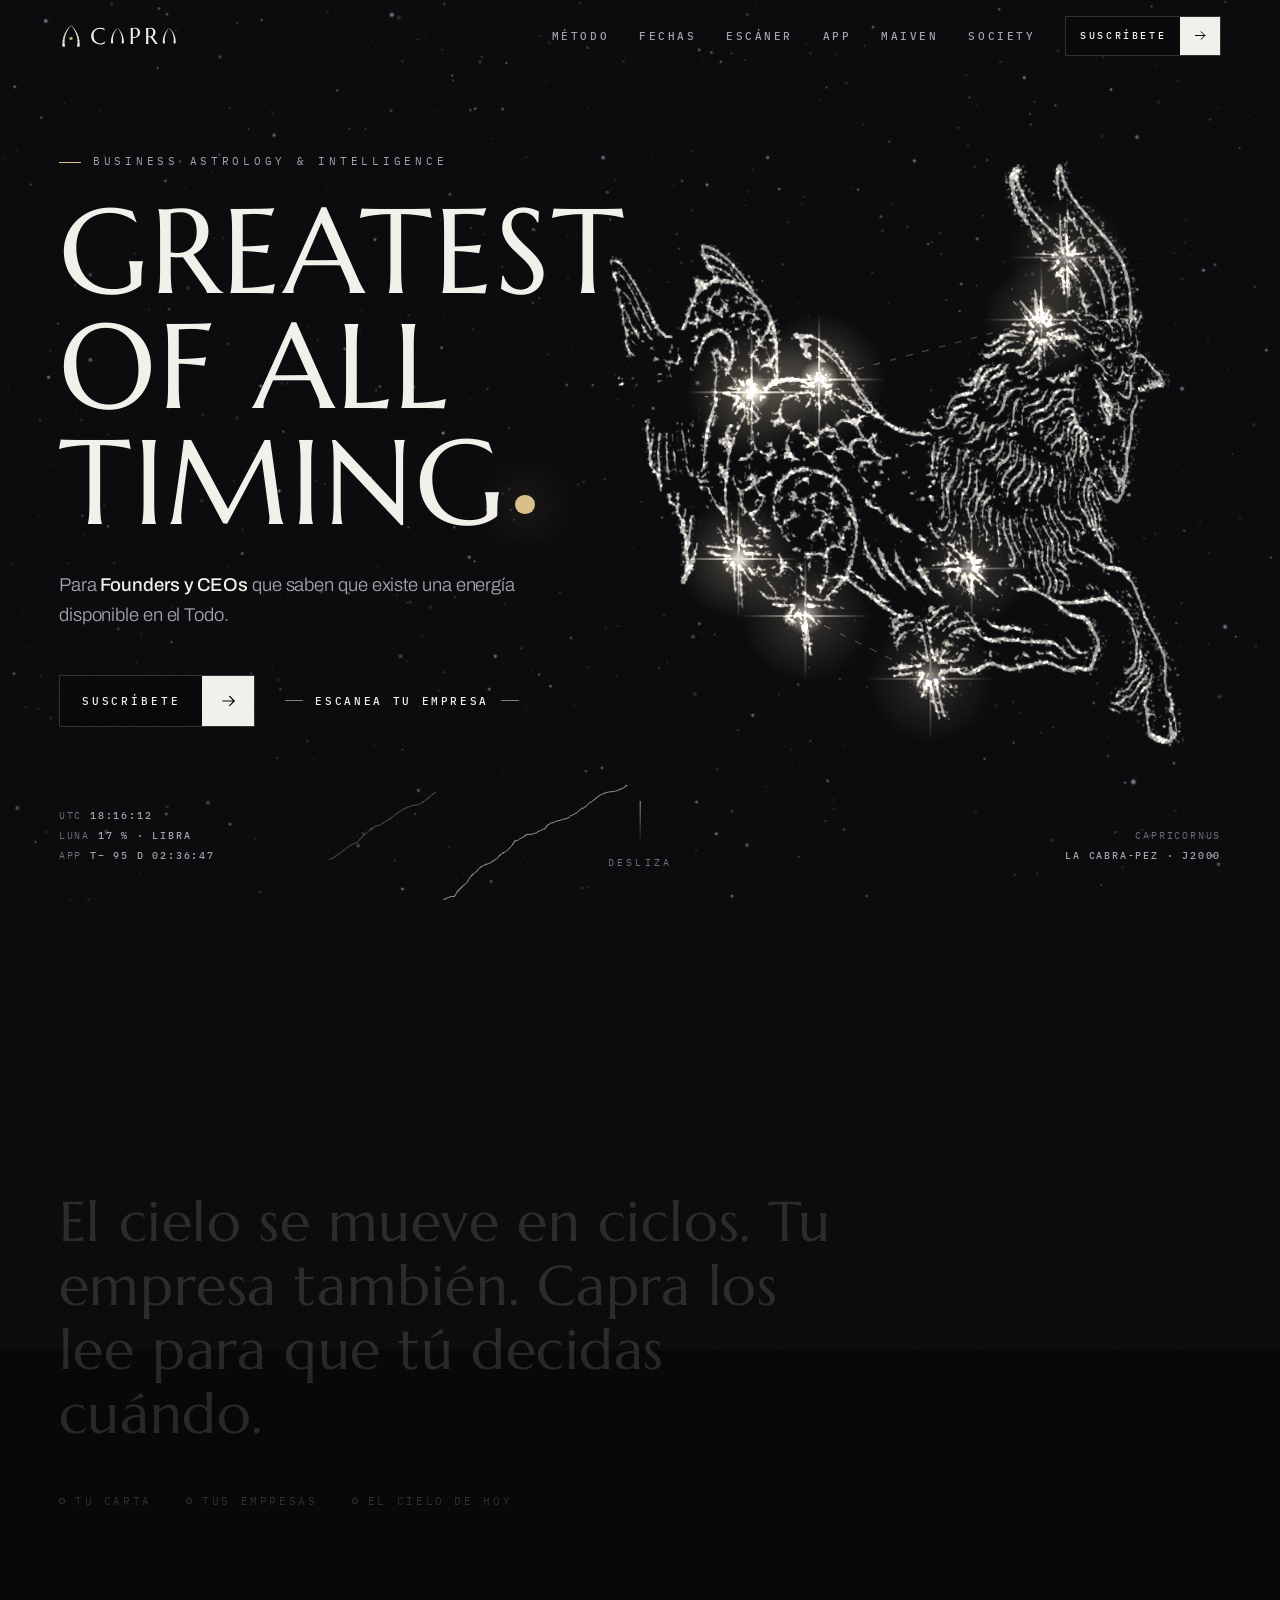
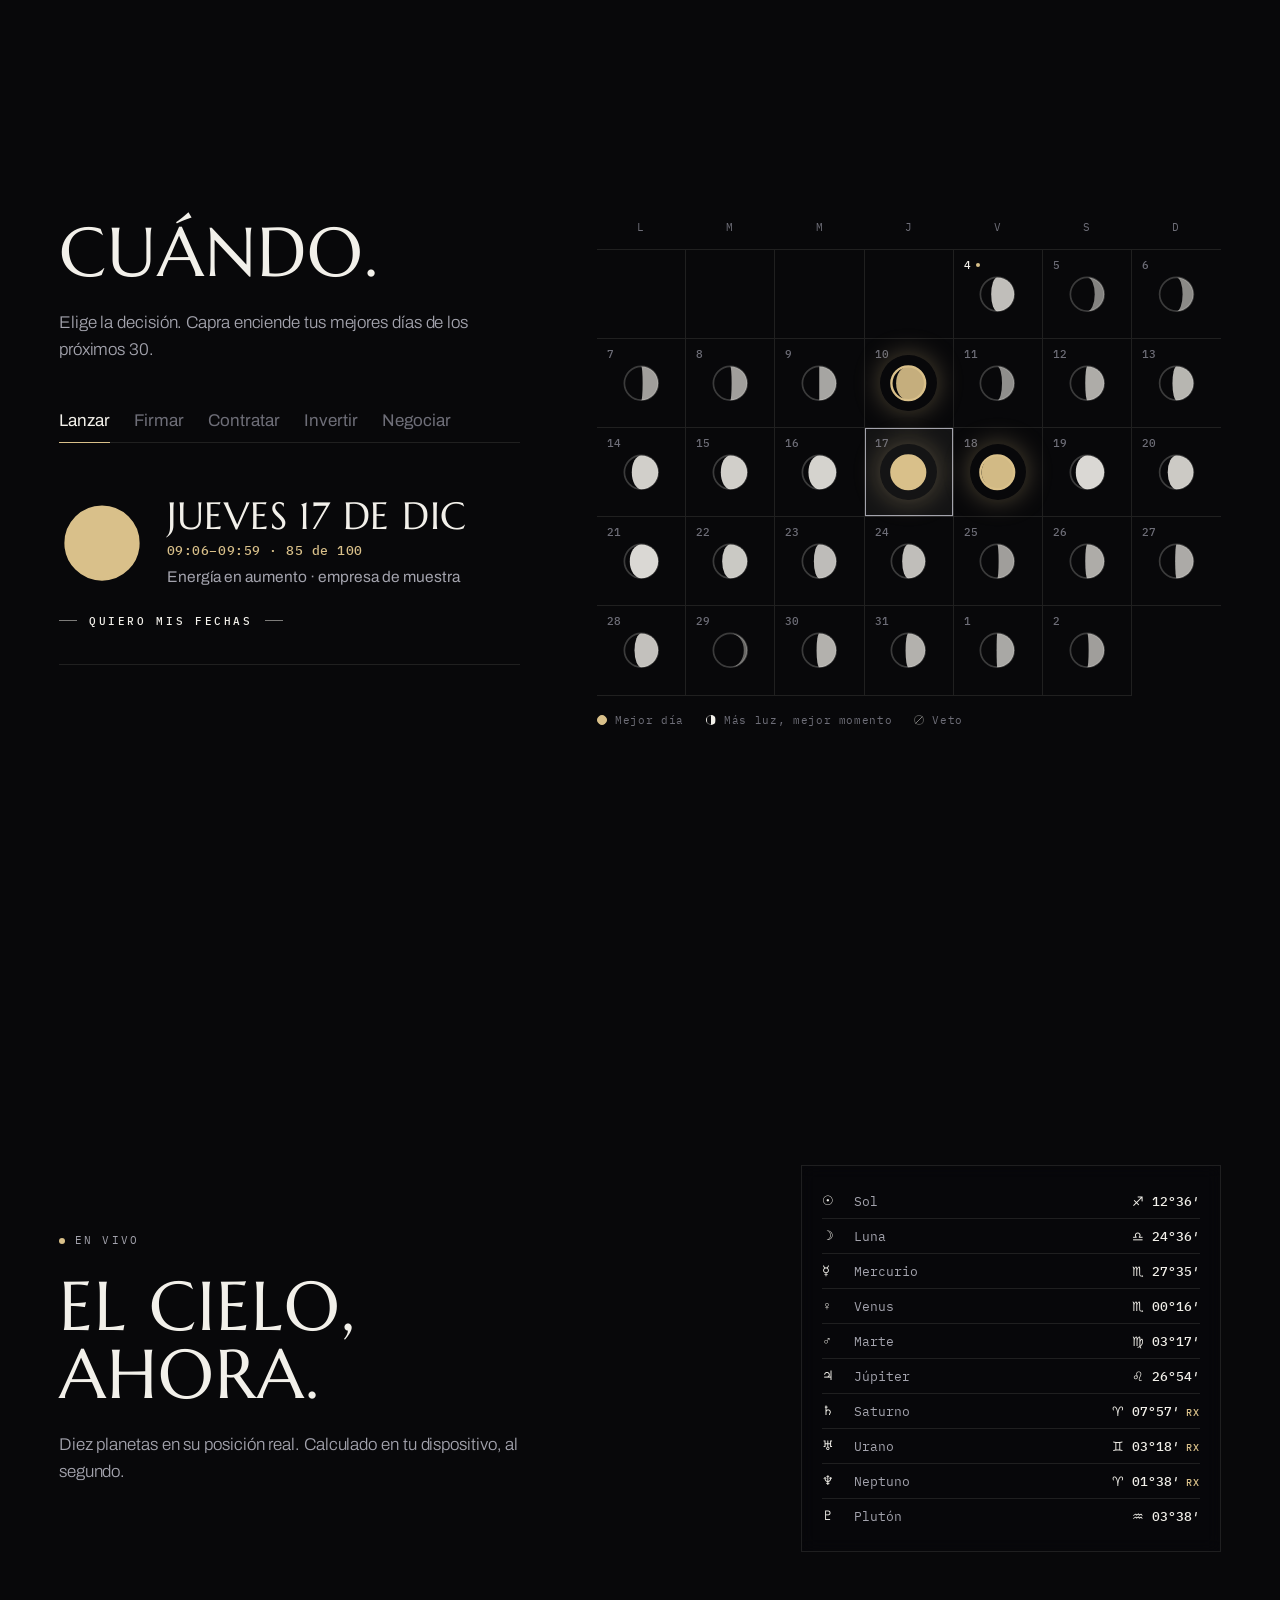
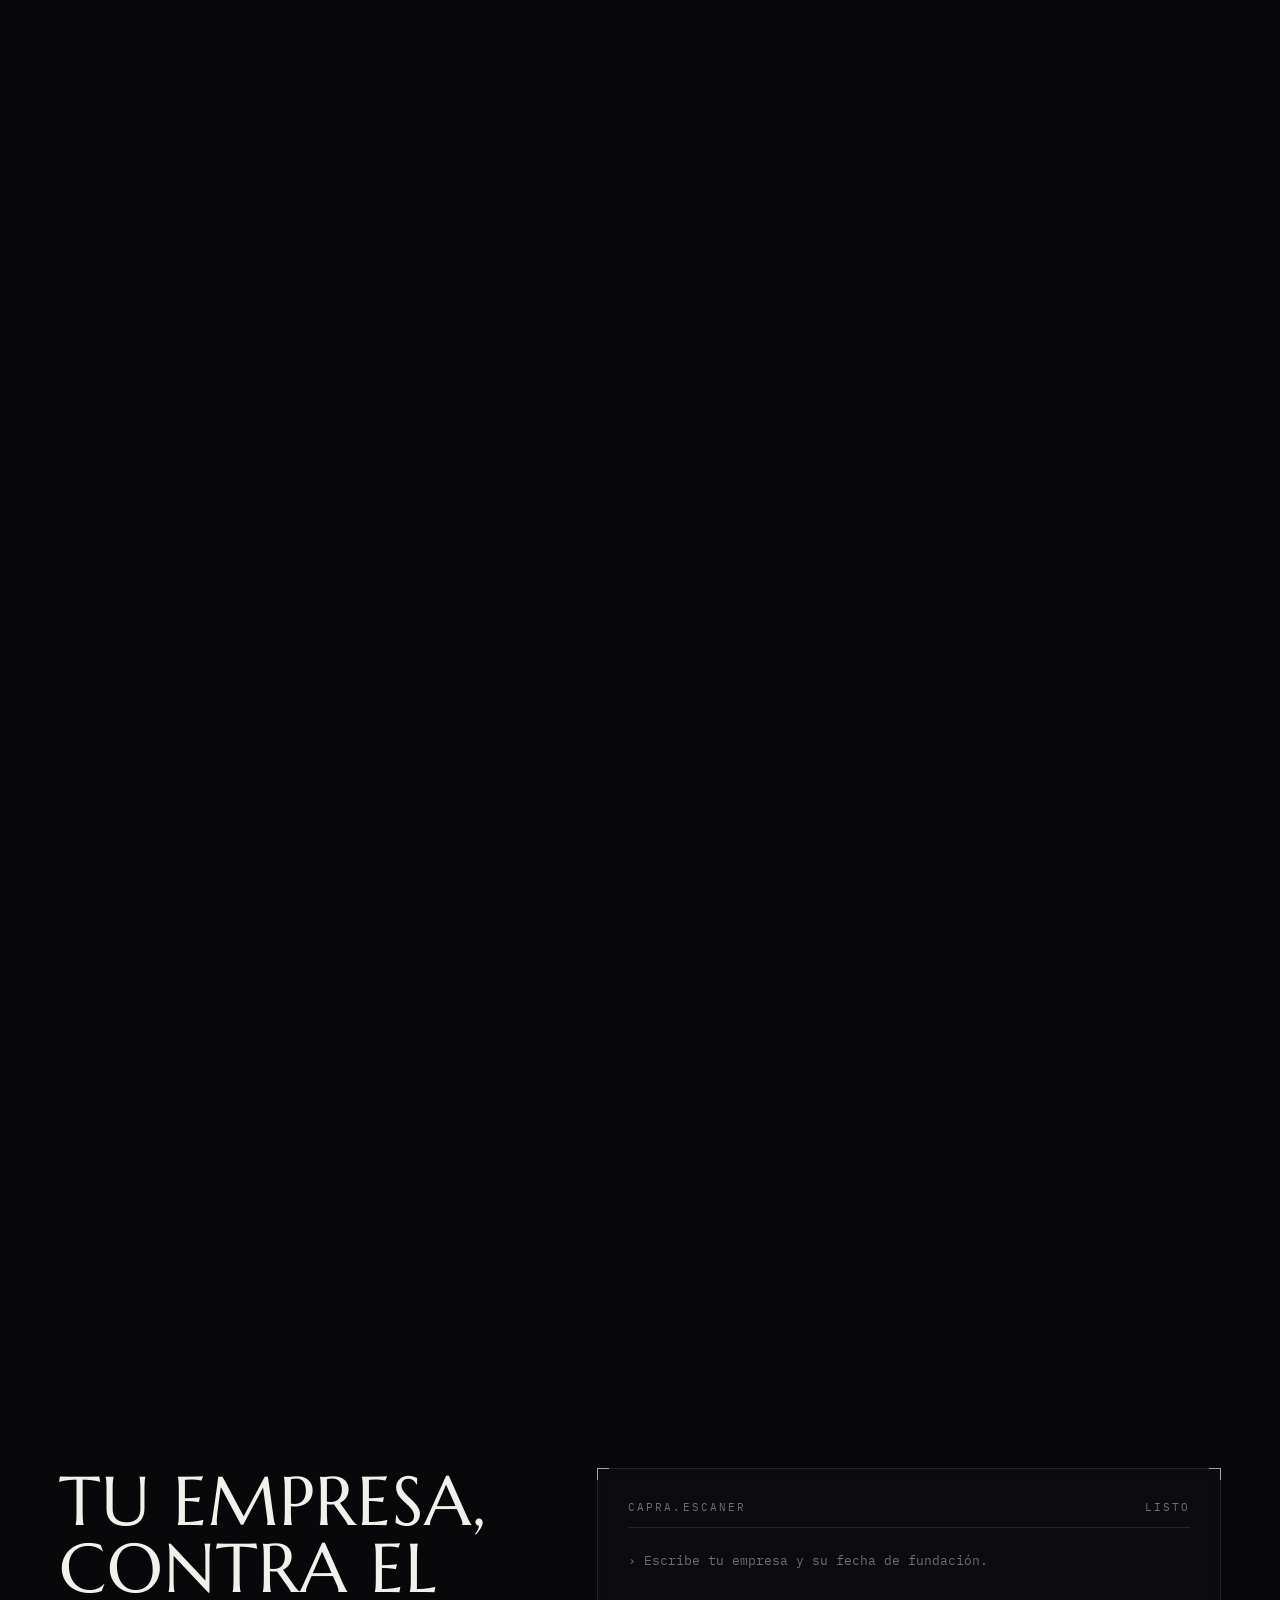
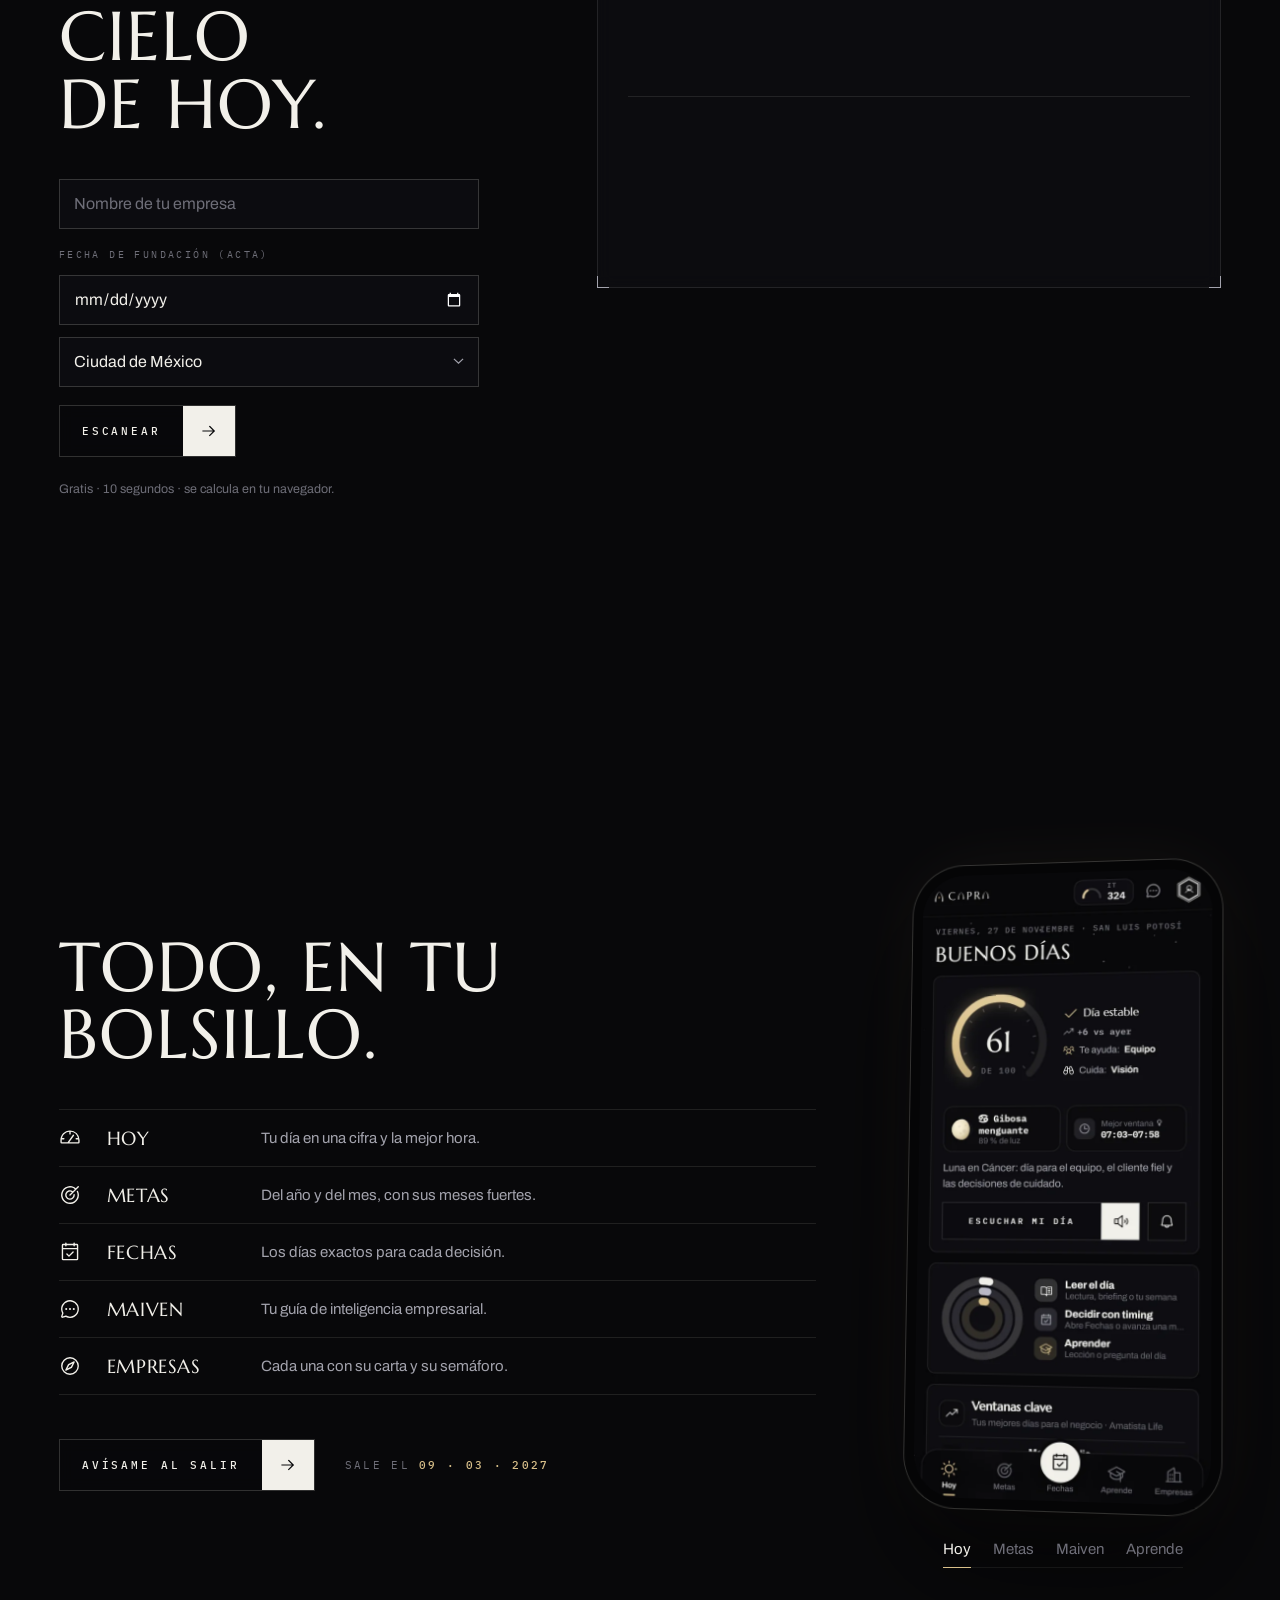
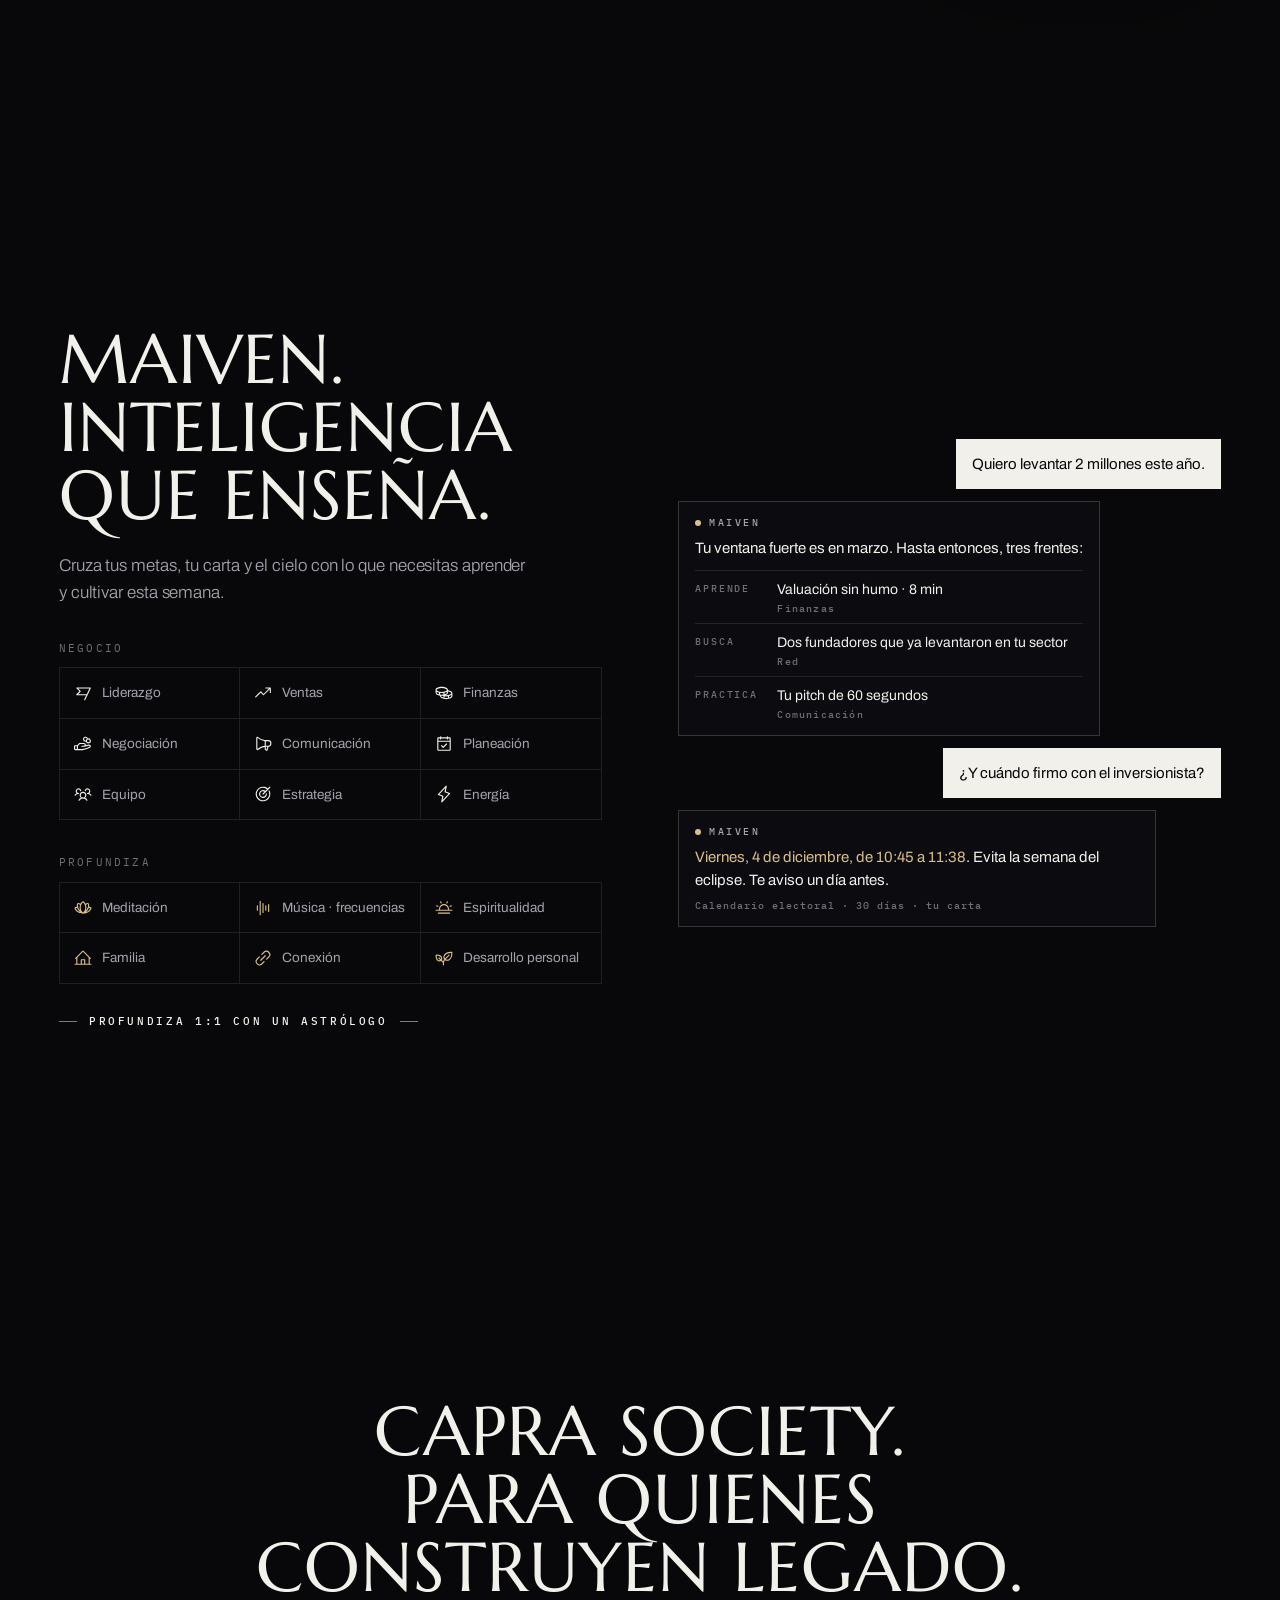
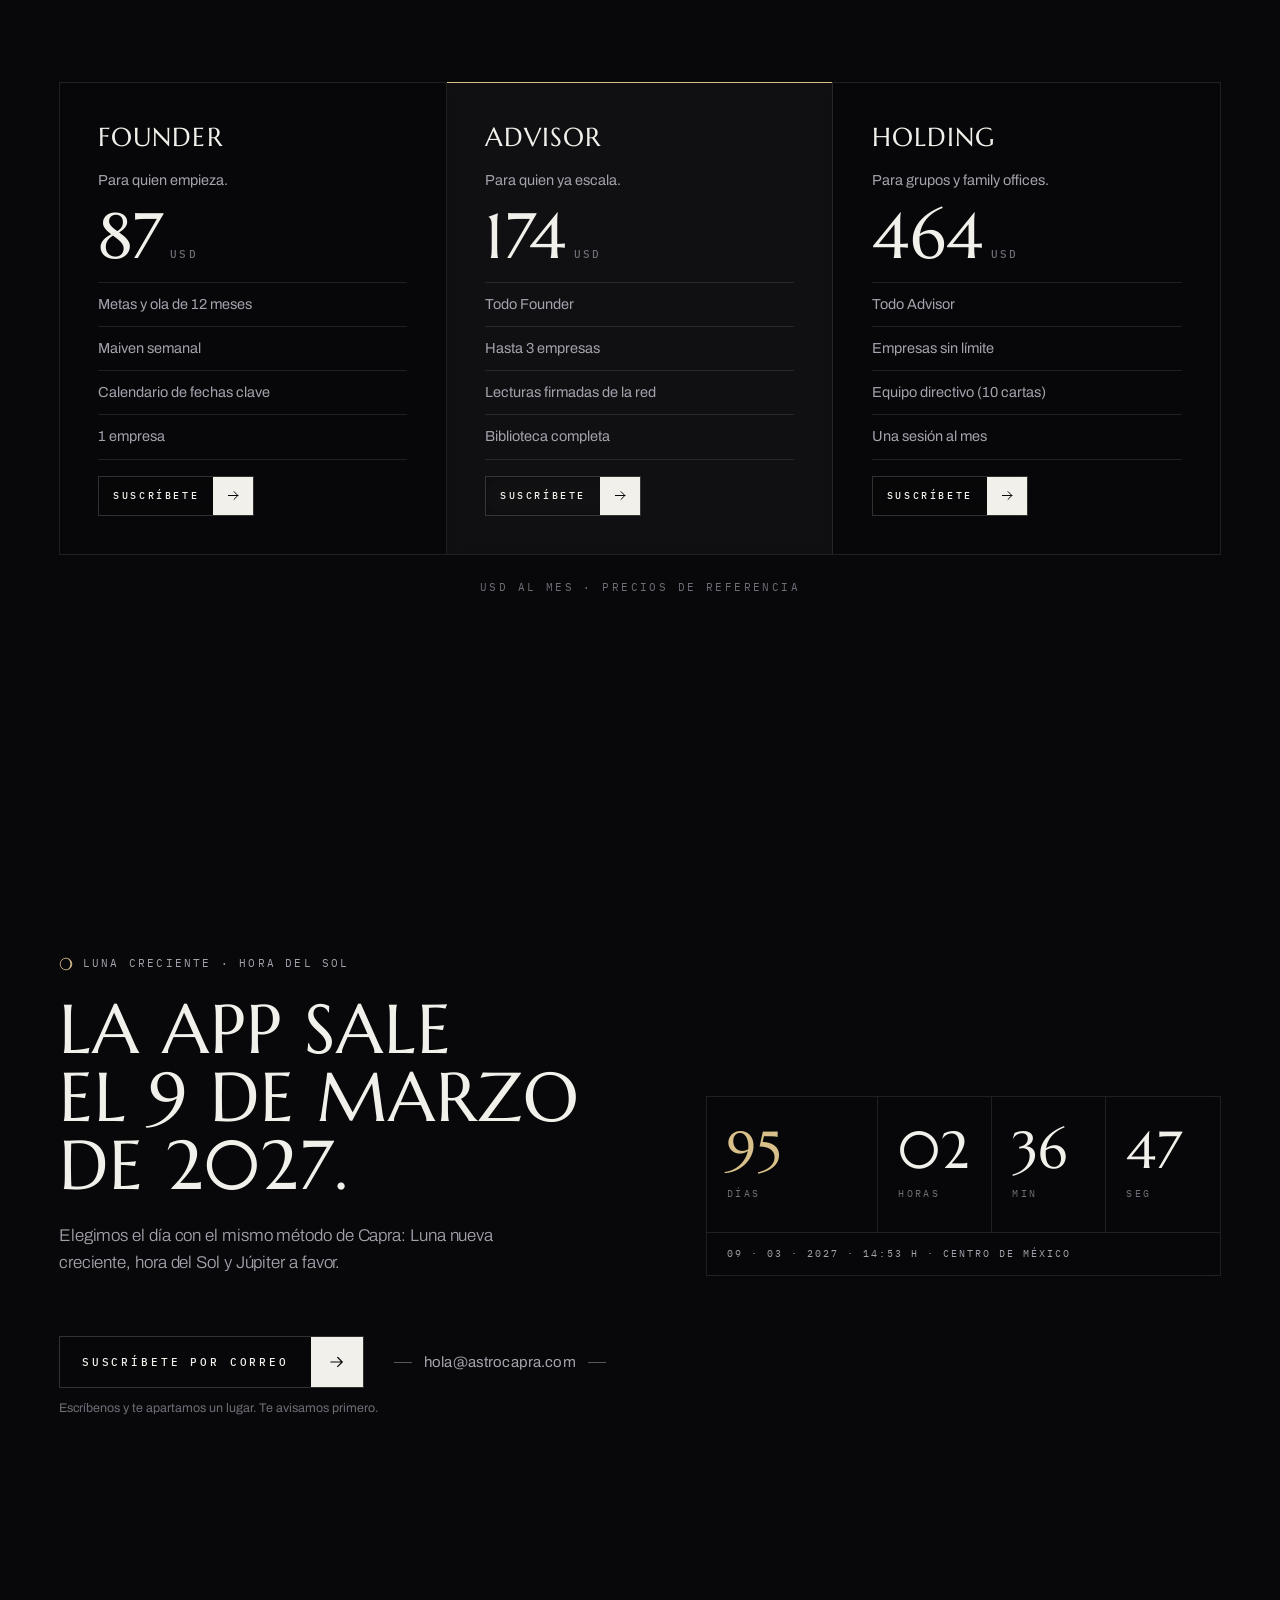
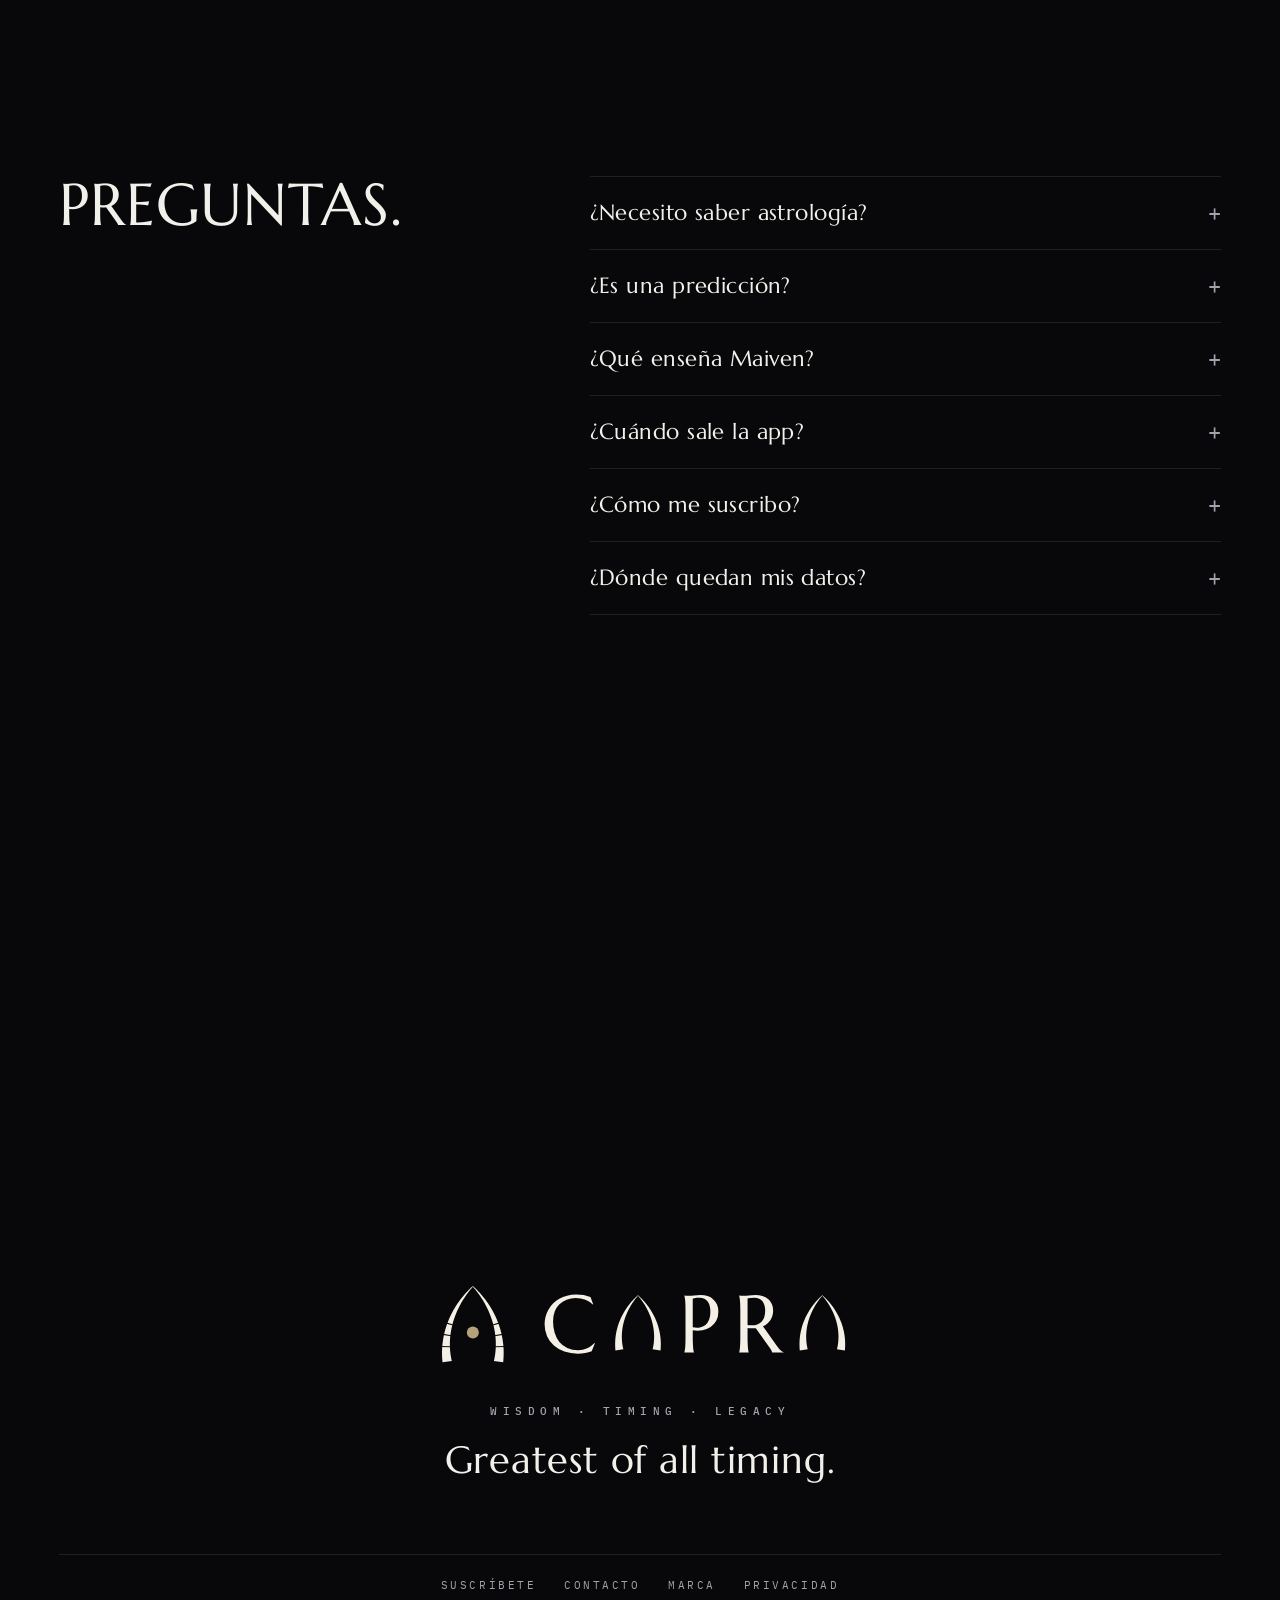
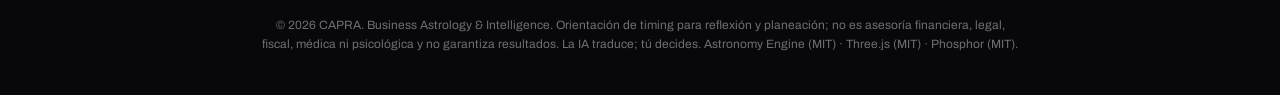
<file: index.html>
<!doctype html>
<html lang="es">
<head>
<meta charset="utf-8">
<meta name="viewport" content="width=device-width, initial-scale=1, viewport-fit=cover">
<title>CAPRA · Business Astrology &amp; Intelligence</title>
<meta name="description" content="CAPRA: Business Astrology &amp; Intelligence para Founders y CEOs que saben que existe una energía disponible en el Todo. Tus mejores días para lanzar, firmar, contratar, invertir y negociar.">
<link rel="canonical" href="https://astrocapra.com/">
<meta name="theme-color" content="#08080A">
<meta property="og:type" content="website">
<meta property="og:locale" content="es_MX">
<meta property="og:site_name" content="CAPRA">
<meta property="og:url" content="https://astrocapra.com/">
<meta property="og:title" content="CAPRA · Greatest of all timing">
<meta property="og:description" content="Business Astrology &amp; Intelligence para Founders y CEOs. La app sale el 9 de marzo de 2027.">
<meta property="og:image" content="https://astrocapra.com/img/og.jpg">
<meta property="og:image:width" content="1200"><meta property="og:image:height" content="630">
<meta name="twitter:card" content="summary_large_image">
<link rel="icon" href="favicon.svg" type="image/svg+xml">
<link rel="icon" href="favicon-32.png" sizes="32x32" type="image/png">
<link rel="apple-touch-icon" href="apple-touch-icon.png">
<script type="application/ld+json">{"@context":"https://schema.org","@type":"Organization","name":"CAPRA","url":"https://astrocapra.com/","logo":"https://astrocapra.com/apple-touch-icon.png","email":"hola@astrocapra.com","slogan":"Greatest of all timing"}</script>
<link rel="preconnect" href="https://fonts.googleapis.com"><link rel="preconnect" href="https://fonts.gstatic.com" crossorigin>
<link rel="stylesheet" href="https://fonts.googleapis.com/css2?family=Marcellus&family=Archivo:wght@300..700&family=IBM+Plex+Mono:wght@400;500;600&display=swap">
<link rel="stylesheet" href="css/site.css">
</head>
<body>
<svg width="0" height="0" style="position:absolute" aria-hidden="true"><defs>
  <symbol id="arrow" viewBox="0 0 24 24"><path d="M4 12h15M13 6l6 6-6 6" fill="none" stroke="currentColor" stroke-width="1.6" stroke-linecap="square"/></symbol>
  <symbol id="arch" viewBox="0 0 100 100"><path d="M25.43 93.15 L25.03 91.42 L24.69 89.75 L24.38 88.08 L24.11 86.41 L23.88 84.74 L23.68 83.08 L23.52 81.42 L23.38 79.77 L23.28 78.12 L23.21 76.48 L23.17 74.84 L23.17 73.20 L23.19 71.58 L23.24 69.95 L23.32 68.34 L23.43 66.72 L23.57 65.12 L23.74 63.52 L23.94 61.93 L24.16 60.35 L24.41 58.77 L24.68 57.20 L24.99 55.64 L25.31 54.09 L25.66 52.55 L26.04 51.01 L26.44 49.49 L26.87 47.97 L27.31 46.47 L27.78 44.97 L28.28 43.49 L28.79 42.01 L29.33 40.55 L29.89 39.10 L30.46 37.65 L31.06 36.23 L31.68 34.81 L32.32 33.40 L32.97 32.01 L33.65 30.63 L34.34 29.27 L35.05 27.92 L35.77 26.58 L36.51 25.25 L37.27 23.95 L38.04 22.65 L38.83 21.37 L39.63 20.11 L40.45 18.86 L41.28 17.62 L42.12 16.41 L42.98 15.20 L43.85 14.02 L44.72 12.85 L45.61 11.70 L46.51 10.57 L47.43 9.45 L48.35 8.35 L49.27 7.27 L50.21 6.21 L49.79 5.79 L48.73 6.75 L47.68 7.73 L46.64 8.73 L45.60 9.75 L44.57 10.79 L43.55 11.85 L42.54 12.94 L41.53 14.04 L40.54 15.16 L39.55 16.30 L38.58 17.47 L37.61 18.65 L36.66 19.85 L35.72 21.07 L34.79 22.30 L33.88 23.56 L32.97 24.84 L32.09 26.13 L31.21 27.44 L30.35 28.77 L29.51 30.12 L28.69 31.49 L27.88 32.87 L27.08 34.27 L26.31 35.69 L25.55 37.12 L24.81 38.57 L24.09 40.04 L23.39 41.53 L22.72 43.03 L22.06 44.55 L21.42 46.08 L20.81 47.63 L20.22 49.20 L19.65 50.78 L19.10 52.37 L18.58 53.99 L18.09 55.61 L17.62 57.26 L17.17 58.91 L16.76 60.58 L16.37 62.27 L16.00 63.97 L15.67 65.69 L15.36 67.41 L15.09 69.16 L14.84 70.91 L14.63 72.68 L14.44 74.47 L14.29 76.26 L14.17 78.07 L14.08 79.89 L14.02 81.73 L14.00 83.57 L14.02 85.43 L14.06 87.30 L14.14 89.18 L14.26 91.08 L14.41 92.98 L14.57 94.85Z" fill="currentColor"/><path d="M85.43 94.85 L85.59 92.98 L85.74 91.08 L85.86 89.18 L85.94 87.30 L85.98 85.43 L86.00 83.57 L85.98 81.73 L85.92 79.89 L85.83 78.07 L85.71 76.26 L85.56 74.47 L85.37 72.68 L85.16 70.91 L84.91 69.16 L84.64 67.41 L84.33 65.69 L84.00 63.97 L83.63 62.27 L83.24 60.58 L82.83 58.91 L82.38 57.26 L81.91 55.61 L81.42 53.99 L80.90 52.37 L80.35 50.78 L79.78 49.20 L79.19 47.63 L78.58 46.08 L77.94 44.55 L77.28 43.03 L76.61 41.53 L75.91 40.04 L75.19 38.57 L74.45 37.12 L73.69 35.69 L72.92 34.27 L72.12 32.87 L71.31 31.49 L70.49 30.12 L69.65 28.77 L68.79 27.44 L67.91 26.13 L67.03 24.84 L66.12 23.56 L65.21 22.30 L64.28 21.07 L63.34 19.85 L62.39 18.65 L61.42 17.47 L60.45 16.30 L59.46 15.16 L58.47 14.04 L57.46 12.94 L56.45 11.85 L55.43 10.79 L54.40 9.75 L53.36 8.73 L52.32 7.73 L51.27 6.75 L50.21 5.79 L49.79 6.21 L50.73 7.27 L51.65 8.35 L52.57 9.45 L53.49 10.57 L54.39 11.70 L55.28 12.85 L56.15 14.02 L57.02 15.20 L57.88 16.41 L58.72 17.62 L59.55 18.86 L60.37 20.11 L61.17 21.37 L61.96 22.65 L62.73 23.95 L63.49 25.25 L64.23 26.58 L64.95 27.92 L65.66 29.27 L66.35 30.63 L67.03 32.01 L67.68 33.40 L68.32 34.81 L68.94 36.23 L69.54 37.65 L70.11 39.10 L70.67 40.55 L71.21 42.01 L71.72 43.49 L72.22 44.97 L72.69 46.47 L73.13 47.97 L73.56 49.49 L73.96 51.01 L74.34 52.55 L74.69 54.09 L75.01 55.64 L75.32 57.20 L75.59 58.77 L75.84 60.35 L76.06 61.93 L76.26 63.52 L76.43 65.12 L76.57 66.72 L76.68 68.34 L76.76 69.95 L76.81 71.58 L76.83 73.20 L76.83 74.84 L76.79 76.48 L76.72 78.12 L76.62 79.77 L76.48 81.42 L76.32 83.08 L76.12 84.74 L75.89 86.41 L75.62 88.08 L75.31 89.75 L74.97 91.42 L74.57 93.15Z" fill="currentColor"/><line x1="24.43" y1="76.51" x2="13.07" y2="76.23" stroke="#111116" stroke-width="1.30"/><line x1="24.76" y1="63.69" x2="15.35" y2="62.10" stroke="#111116" stroke-width="1.30"/><line x1="26.82" y1="51.26" x2="19.44" y2="48.95" stroke="#111116" stroke-width="1.30"/><line x1="86.93" y1="76.23" x2="75.57" y2="76.51" stroke="#111116" stroke-width="1.30"/><line x1="84.65" y1="62.10" x2="75.24" y2="63.69" stroke="#111116" stroke-width="1.30"/><line x1="80.56" y1="48.95" x2="73.18" y2="51.26" stroke="#111116" stroke-width="1.30"/><circle cx="50.00" cy="60.00" r="7.00" fill="#B6A17A"/></symbol>
</defs></svg>

<!-- intro: el arco se dibuja en luz y lo atravesamos -->
<div class="intro" id="intro" aria-hidden="true">
  <div class="intro-arch"><svg viewBox="0 0 100 100"><use href="#arch"/></svg><span class="intro-sun"></span></div>
  <p class="intro-word mono">Business Astrology &amp; Intelligence</p>
</div>

<canvas id="gl" aria-hidden="true"></canvas>
<div class="lightcursor" id="lc" aria-hidden="true"></div>
<div class="grain" aria-hidden="true"></div>

<header class="nav" id="nav">
  <a class="brand" href="#top" aria-label="CAPRA, inicio"><img src="img/r1-firma.svg" alt="CAPRA" width="150" height="32"></a>
  <nav class="nav-l" aria-label="Secciones"><a href="#metodo">Método</a><a href="#fechas">Fechas</a><a href="#escaner">Escáner</a><a href="#app">App</a><a href="#maiven">Maiven</a><a href="#society">Society</a></nav>
  <a class="btn btn-s" href="mailto:hola@astrocapra.com" data-mail="suscribir"><span class="btn-l">Suscríbete</span><span class="btn-b"><svg><use href="#arrow"/></svg></span></a>
</header>

<main id="top">
  <!-- PORTADA -->
  <section class="hero" id="hero">
    <div class="hero-c">
      <p class="kick mono">Business Astrology &amp; Intelligence</p>
      <h1 class="h1"><span class="ln"><span>Greatest</span></span><span class="ln"><span>of all</span></span><span class="ln"><span>timing<i class="sun-dot"></i></span></span></h1>
      <p class="lead">Para <b>Founders y CEOs</b> que saben que existe una energía disponible en el Todo.</p>
      <div class="ctas"><a class="btn" href="mailto:hola@astrocapra.com" data-mail="suscribir"><span class="btn-l">Suscríbete</span><span class="btn-b"><svg><use href="#arrow"/></svg></span></a><a class="lnk" href="#escaner"><i></i>Escanea tu empresa<i></i></a></div>
    </div>
    <div class="hud hud-l mono" id="hudL"></div>
    <div class="hud hud-r mono" id="hudR"><span>Capricornus</span><b>La cabra-pez · J2000</b></div>
    <a class="cue mono" href="#metodo"><span></span>Desliza</a>
  </section>

  <!-- MANIFIESTO -->
  <section class="scene" id="metodo" data-scene="manifiesto" style="--len:2.6">
    <div class="stick"><div class="wrap">
      <p class="manifesto" id="manifesto">El cielo se mueve en ciclos. Tu empresa también. Capra los lee para que tú decidas cuándo.</p>
      <div class="layers mono"><span><i></i>Tu carta</span><span><i></i>Tus empresas</span><span><i></i>El cielo de hoy</span></div>
    </div></div>
  </section>

  <!-- CUÁNDO: calendario de lunas -->
  <section class="panel" id="fechas">
    <div class="wrap cal">
      <div class="cal-l">
        <h2 class="h2">Cuándo.</h2>
        <p class="lead sm">Elige la decisión. Capra enciende tus mejores días de los próximos 30.</p>
        <div class="acts" id="acts" role="tablist" aria-label="Decisión"></div>
        <article class="dayc" id="dayCard" aria-live="polite"></article>
      </div>
      <div class="cal-r">
        <div class="cal-h mono" id="calHead"></div>
        <div class="cal-g" id="calGrid" role="grid" aria-label="Próximos 30 días"></div>
        <div class="cal-k mono"><span><i class="k1"></i>Mejor día</span><span><i class="k2"></i>Más luz, mejor momento</span><span><i class="k3"></i>Veto</span></div>
      </div>
    </div>
  </section>

  <!-- EL CIELO AHORA -->
  <section class="scene" id="cielo" data-scene="cielo" style="--len:2.2">
    <div class="stick"><div class="wrap sky">
      <div><p class="live-l mono"><i class="live"></i>En vivo</p><h2 class="h2">El cielo,<br>ahora.</h2><p class="lead sm">Diez planetas en su posición real. Calculado en tu dispositivo, al segundo.</p></div>
      <ul class="console mono" id="console" aria-label="Posiciones de hoy"></ul>
    </div></div>
  </section>

  <!-- ESCÁNER -->
  <section class="panel" id="escaner">
    <div class="wrap scan">
      <div>
        <h2 class="h2">Tu empresa,<br>contra el cielo<br>de hoy.</h2>
        <form class="sform" id="scanForm" autocomplete="off">
          <input id="sName" type="text" maxlength="40" placeholder="Nombre de tu empresa" aria-label="Nombre de tu empresa" required>
          <label class="flabel mono" for="sDate">Fecha de fundación (acta)</label>
          <input id="sDate" type="date" required min="1900-01-01">
          <select id="sCity" aria-label="Ciudad"></select>
          <button class="btn" type="submit"><span class="btn-l">Escanear</span><span class="btn-b"><svg><use href="#arrow"/></svg></span></button>
          <p class="note">Gratis · 10 segundos · se calcula en tu navegador.</p>
        </form>
      </div>
      <div class="frame term"><i></i><i></i><i></i><i></i>
        <div class="term-h mono"><span>capra.escaner</span><span id="termState">listo</span></div>
        <div class="term-b mono" id="term"><p class="dim">› Escribe tu empresa y su fecha de fundación.</p></div>
        <div class="result" id="result" hidden></div>
      </div>
    </div>
  </section>

  <!-- LA APP -->
  <section class="panel" id="app">
    <div class="wrap appx">
      <div>
        <h2 class="h2">Todo, en tu<br>bolsillo.</h2>
        <ul class="feats" id="feats"></ul>
        <div class="ctas"><a class="btn" href="mailto:hola@astrocapra.com" data-mail="avisame"><span class="btn-l">Avísame al salir</span><span class="btn-b"><svg><use href="#arrow"/></svg></span></a><span class="soon mono">Sale el <b>09 · 03 · 2027</b></span></div>
      </div>
      <figure class="phone-w">
        <div class="phone" id="phone"><div class="phone-in" id="phoneIn">
          <img src="img/app/hoy.webp" alt="Pantalla Hoy de la app CAPRA: el puntaje del día y la mejor hora" width="600" height="1298" class="on">
          <img src="img/app/metas.webp" alt="Pantalla Metas: metas del año y qué aprender, buscar y conectar esta semana" width="600" height="1298" loading="lazy">
          <img src="img/app/maiven.webp" alt="Maiven, la guía de inteligencia empresarial, respondiendo qué aprender esta semana" width="600" height="1298" loading="lazy">
          <img src="img/app/aprende.webp" alt="Pantalla Aprende: lecciones de negocio y para profundizar" width="600" height="1298" loading="lazy">
        </div></div>
        <figcaption class="ph-tabs mono" id="phTabs" role="tablist" aria-label="Pantallas de la app"><button type="button" role="tab" aria-selected="true">Hoy</button><button type="button" role="tab" aria-selected="false">Metas</button><button type="button" role="tab" aria-selected="false">Maiven</button><button type="button" role="tab" aria-selected="false">Aprende</button></figcaption>
      </figure>
    </div>
  </section>

  <!-- MAIVEN -->
  <section class="panel" id="maiven">
    <div class="wrap mai">
      <div>
        <h2 class="h2">Maiven.<br>Inteligencia<br>que enseña.</h2>
        <p class="lead sm">Cruza tus metas, tu carta y el cielo con lo que necesitas aprender y cultivar esta semana.</p>
        <p class="grp mono">Negocio</p>
        <div class="areas" id="areas"></div>
        <p class="grp mono">Profundiza</p>
        <div class="areas deep" id="deep"></div>
        <a class="lnk" href="mailto:hola@astrocapra.com" data-mail="sesion"><i></i>Profundiza 1:1 con un astrólogo<i></i></a>
      </div>
      <div class="chat" id="chat"></div>
    </div>
  </section>

  <!-- SOCIETY -->
  <section class="panel" id="society">
    <div class="wrap">
      <h2 class="h2 center">CAPRA Society.<br>Para quienes<br>construyen legado.</h2>
      <div class="tiers" id="tiers"></div>
      <p class="center mono sub">USD al mes · precios de referencia</p>
    </div>
  </section>

  <!-- LANZAMIENTO + SUSCRIPCIÓN -->
  <section class="panel launch" id="suscribete">
    <div class="wrap">
      <div class="launch-g">
        <div>
          <p class="live-l mono"><svg class="lmoon" viewBox="-12 -12 24 24" aria-hidden="true"><circle r="10"/><path d="M0 -10 A10 10 0 0 1 0 10 A7.6 10 0 0 0 0 -10Z"/></svg>Luna creciente · hora del Sol</p>
          <h2 class="h2">La app sale<br>el 9 de marzo<br>de 2027.</h2>
          <p class="lead sm">Elegimos el día con el mismo método de Capra: Luna nueva creciente, hora del Sol y Júpiter a favor.</p>
        </div>
        <div class="count" id="count" aria-live="off">
          <div><b id="cD">—</b><span class="mono">días</span></div>
          <div><b id="cH">—</b><span class="mono">horas</span></div>
          <div><b id="cM">—</b><span class="mono">min</span></div>
          <div><b id="cS">—</b><span class="mono">seg</span></div>
          <p class="count-f mono">09 · 03 · 2027 · 14:53 h · centro de México</p>
        </div>
      </div>
      <div class="ctas launch-c">
        <a class="btn" href="mailto:hola@astrocapra.com" data-mail="suscribir"><span class="btn-l">Suscríbete por correo</span><span class="btn-b"><svg><use href="#arrow"/></svg></span></a>
        <button type="button" class="lnk copy" data-copy><i></i><span>hola@astrocapra.com</span><i></i></button>
      </div>
      <p class="note">Escríbenos y te apartamos un lugar. Te avisamos primero.</p>
    </div>
  </section>

  <!-- PREGUNTAS -->
  <section class="panel" id="faq">
    <div class="wrap faq">
      <h2 class="h2">Preguntas.</h2>
      <div class="qa">
        <details><summary>¿Necesito saber astrología?</summary><p>No. Capra habla de metas, días y decisiones. El porqué astrológico está a un toque.</p></details>
        <details><summary>¿Es una predicción?</summary><p>No. Es orientación de timing: qué momentos acompañan una decisión y por qué. Tú decides.</p></details>
        <details><summary>¿Qué enseña Maiven?</summary><p>Liderazgo, ventas, finanzas, negociación, comunicación, planeación, equipo, estrategia y energía. Y para profundizar: meditación, música, espiritualidad, familia, conexión y desarrollo personal, también en 1:1 con un astrólogo.</p></details>
        <details><summary>¿Cuándo sale la app?</summary><p>El 9 de marzo de 2027. Suscríbete por correo y te avisamos primero.</p></details>
        <details><summary>¿Cómo me suscribo?</summary><p>Toca «Suscríbete» y mándanos el correo que se abre con tu nombre, tu empresa y el plan que te interesa. Te respondemos nosotros.</p></details>
        <details><summary>¿Dónde quedan mis datos?</summary><p>El escáner y el calendario se calculan en tu navegador: no guardamos lo que escribes ahí. Si nos escribes, usamos tu correo solo para responderte. <a href="privacidad/">Aviso de privacidad</a>.</p></details>
      </div>
    </div>
  </section>
</main>

<footer class="foot" id="foot">
  <img class="foot-logo" src="img/r1-firma.svg" alt="CAPRA" width="320" height="68">
  <p class="foot-phil">Wisdom · Timing · Legacy</p>
  <p class="foot-slogan">Greatest of all timing.</p>
  <div class="foot-row mono"><a href="mailto:hola@astrocapra.com" data-mail="suscribir">Suscríbete</a><a href="mailto:hola@astrocapra.com" data-mail="contacto">Contacto</a><a href="marca/">Marca</a><a href="privacidad/">Privacidad</a></div>
  <p class="legal">© <span id="yr">2026</span> CAPRA. Business Astrology &amp; Intelligence. Orientación de timing para reflexión y planeación; no es asesoría financiera, legal, fiscal, médica ni psicológica y no garantiza resultados. La IA traduce; tú decides. Astronomy Engine (MIT) · Three.js (MIT) · Phosphor (MIT).</p>
</footer>

<div class="mailtoast" id="mailToast" role="status" aria-live="polite" hidden>
  <p>¿No se abrió tu correo? Escríbenos a <b>hola@astrocapra.com</b></p>
  <button type="button" class="lnk" data-copy><i></i><span>Copiar</span><i></i></button>
  <button type="button" class="mt-x" aria-label="Cerrar">×</button>
</div>

<script src="js/astro/astronomy.browser.min.js"></script>
<script src="js/astro/astro.js"></script>
<script type="module" src="js/site.js"></script>
</body>
</html>
</file>
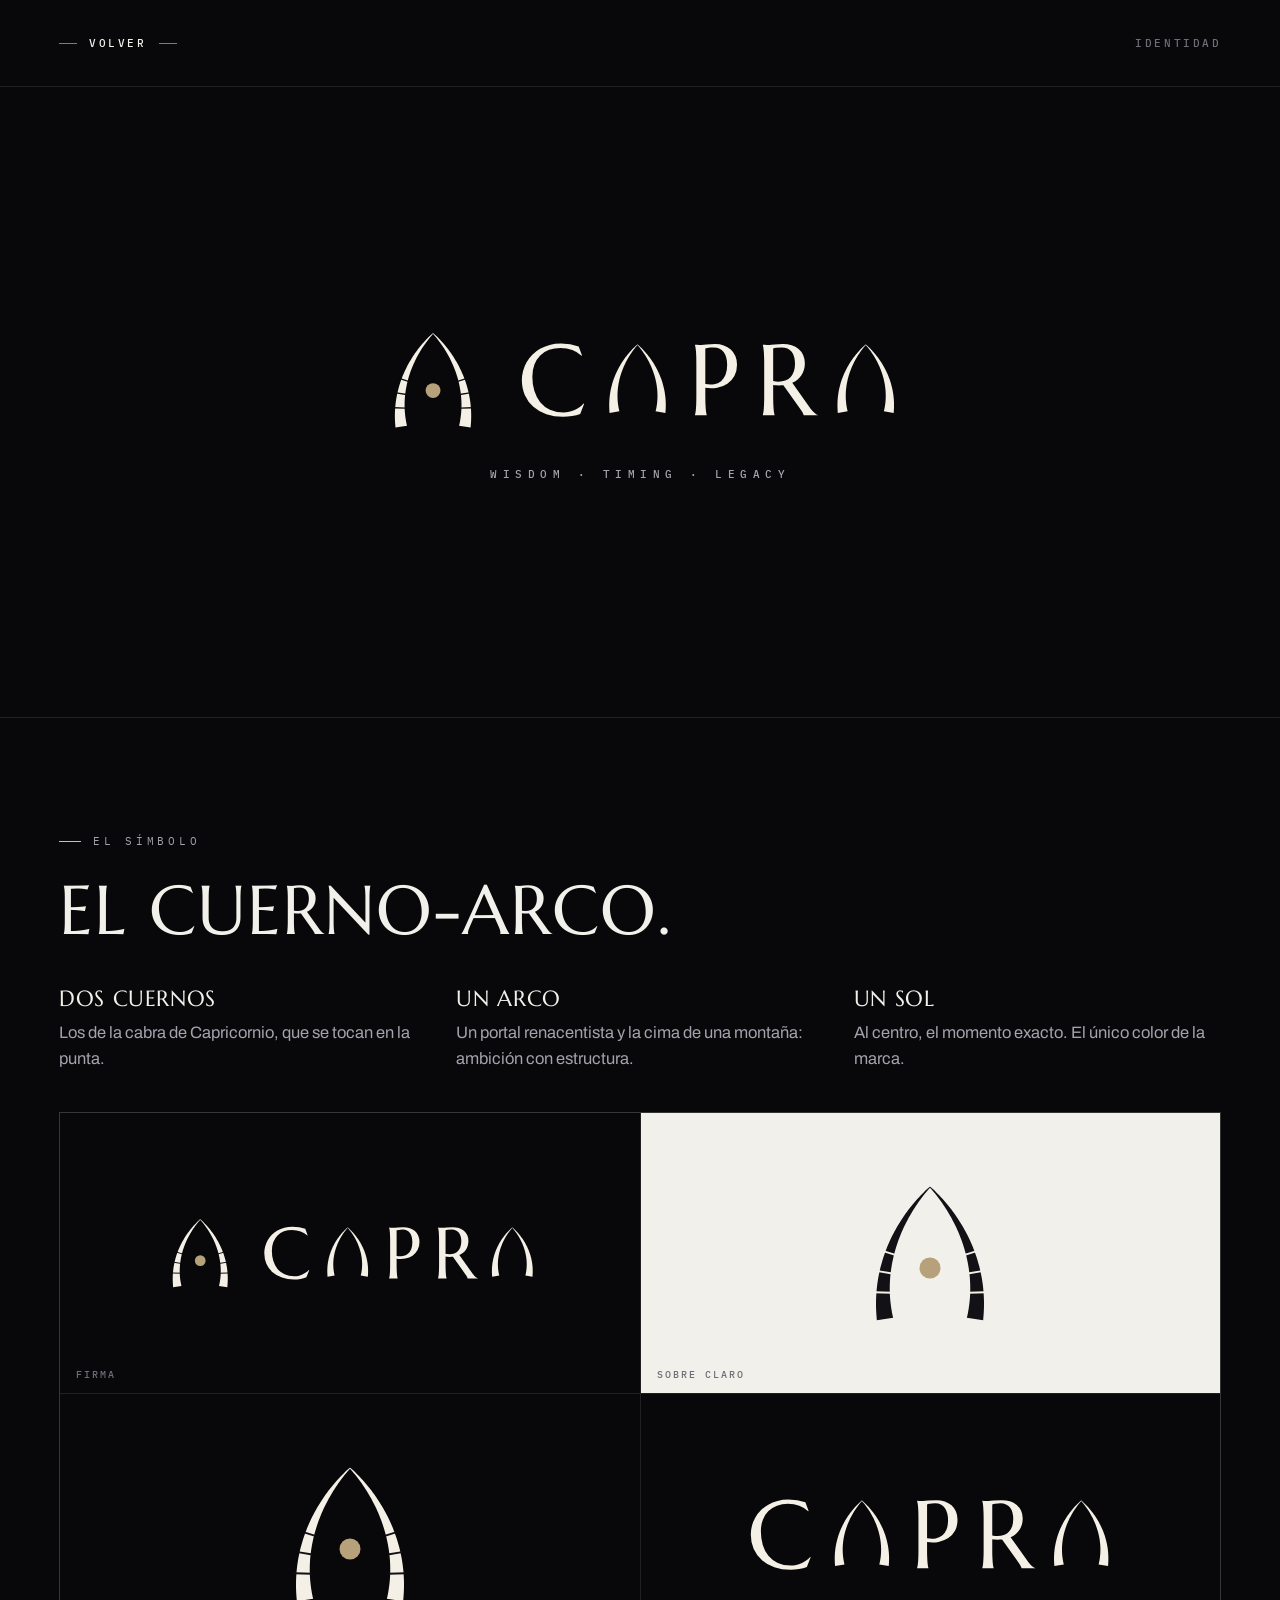
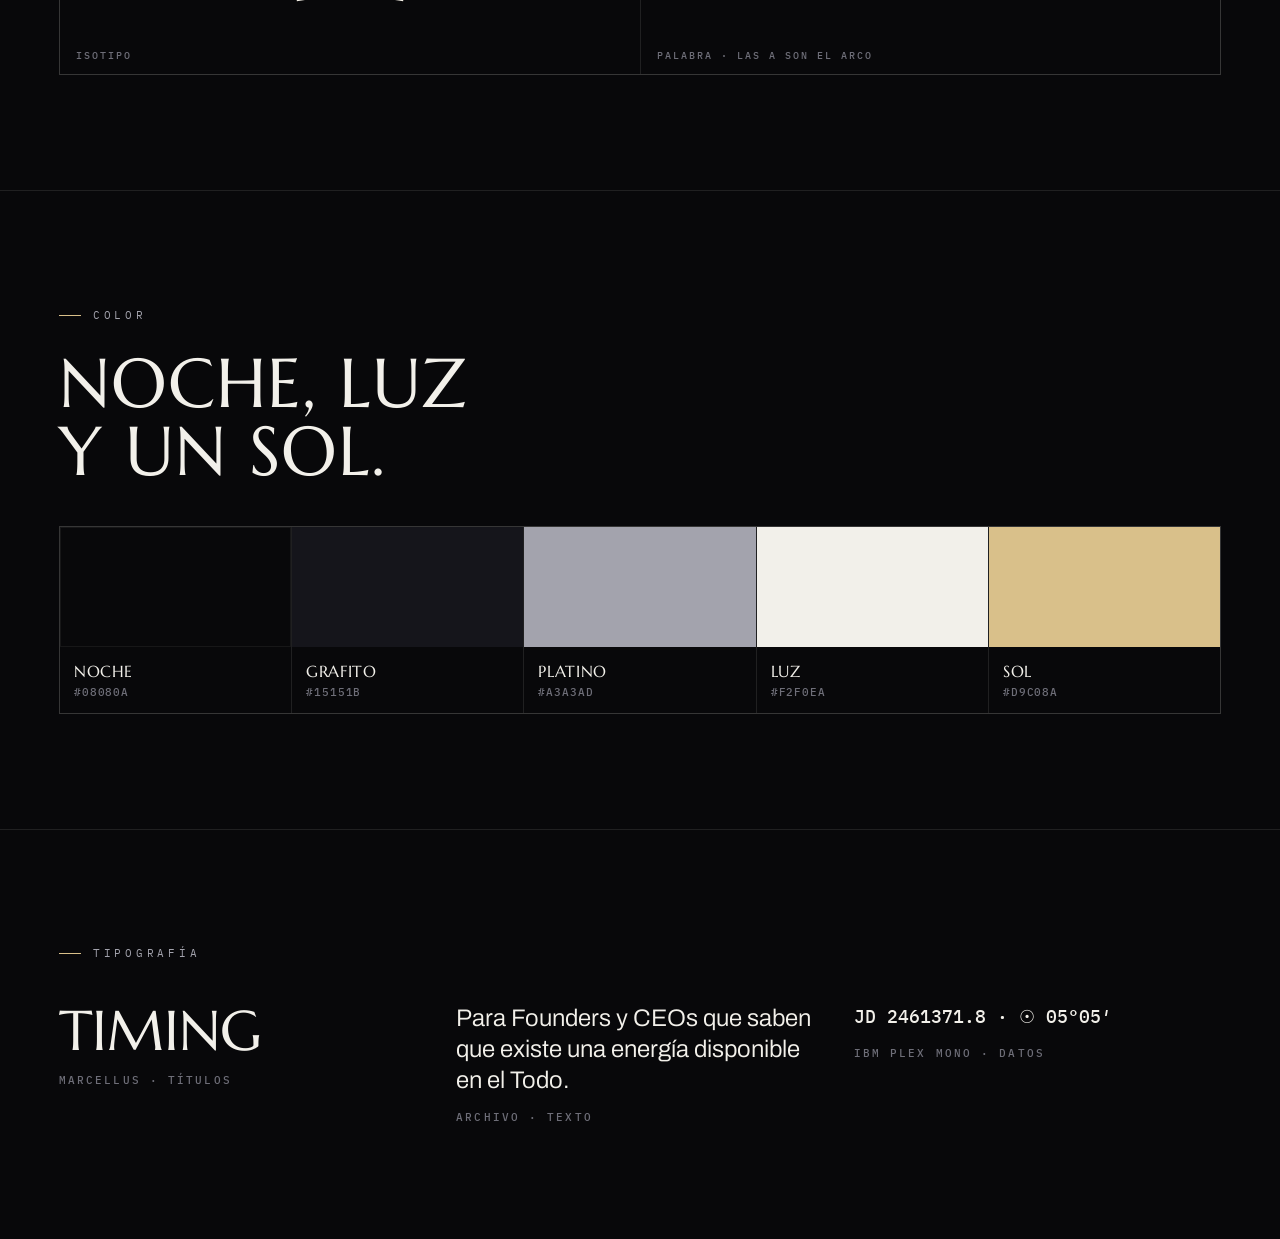
<file: marca/index.html>
<!doctype html>
<html lang="es">
<head>
<meta charset="utf-8">
<meta name="viewport" content="width=device-width, initial-scale=1, viewport-fit=cover">
<title>CAPRA · Marca</title>
<meta name="description" content="Identidad de CAPRA: el Cuerno-Arco, la palabra CΛPRΛ, color y tipografía.">
<meta name="theme-color" content="#08080A">
<link rel="canonical" href="https://astrocapra.com/marca/">
<link rel="icon" href="../favicon.svg" type="image/svg+xml"><link rel="icon" href="../favicon-32.png" sizes="32x32" type="image/png">
<link rel="preconnect" href="https://fonts.googleapis.com"><link rel="preconnect" href="https://fonts.gstatic.com" crossorigin>
<link rel="stylesheet" href="https://fonts.googleapis.com/css2?family=Marcellus&family=Archivo:wght@300..700&family=IBM+Plex+Mono:wght@400;500;600&display=swap">
<link rel="stylesheet" href="../css/site.css">
<style>
  body{background:var(--bg)}
  .mk-top{display:flex;justify-content:space-between;align-items:center;padding:24px var(--pad);border-bottom:1px solid var(--hair)}
  .mk-top span{font:500 10.5px var(--fm);letter-spacing:.24em;text-transform:uppercase;color:var(--t3)}
  .mk-hero{min-height:70vh;display:grid;place-items:center;text-align:center;padding:80px var(--pad)}
  .mk-hero img{width:min(520px,80vw)}
  .mk-hero p{margin-top:30px;font:500 11px var(--fm);letter-spacing:.5em;text-transform:uppercase;color:var(--t2)}
  .mk{padding:clamp(70px,9vw,120px) 0;border-top:1px solid var(--hair)}
  .g2{display:grid;grid-template-columns:repeat(2,minmax(0,1fr));gap:1px;background:var(--hair);border:1px solid var(--hair);margin-top:40px}
  .g2>div{background:var(--bg);min-height:280px;display:grid;place-items:center;padding:40px;position:relative}
  .g2>div.lt{background:#F2F0EA}
  .g2 img{max-width:75%;max-height:170px}
  .g2 small{position:absolute;left:16px;bottom:12px;font:500 10px var(--fm);letter-spacing:.2em;text-transform:uppercase;color:var(--t3)}
  .why{display:grid;grid-template-columns:repeat(3,minmax(0,1fr));gap:30px;margin-top:40px}
  .why b{display:block;font:400 22px var(--fd);text-transform:uppercase;letter-spacing:.03em;margin-bottom:8px}
  .why p{color:var(--t2)}
  .pal{display:grid;grid-template-columns:repeat(5,1fr);gap:1px;background:var(--hair);border:1px solid var(--hair);margin-top:40px}
  .pal div{background:var(--bg)} .pal i{display:block;height:120px}
  .pal p{padding:14px;font:500 11px var(--fm);letter-spacing:.08em;color:var(--t3)} .pal b{display:block;font:400 16px var(--fd);color:var(--t1);letter-spacing:.04em;text-transform:uppercase;margin-bottom:4px}
  .ty{display:grid;grid-template-columns:repeat(3,minmax(0,1fr));gap:30px;margin-top:40px}
  .ty small{display:block;margin-top:14px;font:500 10.5px var(--fm);letter-spacing:.2em;text-transform:uppercase;color:var(--t3)}
  @media (max-width:860px){.g2,.why,.ty{grid-template-columns:1fr}.pal{grid-template-columns:repeat(2,1fr)}}
</style>
</head>
<body>
<header class="mk-top"><a class="lnk" href="../"><i></i>Volver<i></i></a><span>Identidad</span></header>
<main>
  <div class="mk-hero"><div><img src="../img/r1-firma.svg" alt="CAPRA"><p>Wisdom · Timing · Legacy</p></div></div>
  <section class="mk"><div class="wrap">
    <p class="kick mono">El símbolo</p>
    <h2 class="h2">El Cuerno-Arco.</h2>
    <div class="why">
      <div><b>Dos cuernos</b><p>Los de la cabra de Capricornio, que se tocan en la punta.</p></div>
      <div><b>Un arco</b><p>Un portal renacentista y la cima de una montaña: ambición con estructura.</p></div>
      <div><b>Un sol</b><p>Al centro, el momento exacto. El único color de la marca.</p></div>
    </div>
    <div class="g2">
      <div><img src="../img/r1-firma.svg" alt="Firma"><small>Firma</small></div>
      <div class="lt"><img src="../img/r1-isotipo-tinta.svg" alt="Isotipo sobre claro" style="max-height:150px"><small>Sobre claro</small></div>
      <div><img src="../img/r1-isotipo.svg" alt="Isotipo" style="max-height:150px"><small>Isotipo</small></div>
      <div><img src="../img/r1-palabra.svg" alt="Palabra CΛPRΛ"><small>Palabra · las A son el arco</small></div>
    </div>
  </div></section>
  <section class="mk"><div class="wrap">
    <p class="kick mono">Color</p>
    <h2 class="h2">Noche, luz<br>y un sol.</h2>
    <div class="pal">
      <div><i style="background:#08080A;box-shadow:inset 0 0 0 1px rgba(255,255,255,.06)"></i><p><b>Noche</b>#08080A</p></div>
      <div><i style="background:#15151B"></i><p><b>Grafito</b>#15151B</p></div>
      <div><i style="background:#A3A3AD"></i><p><b>Platino</b>#A3A3AD</p></div>
      <div><i style="background:#F2F0EA"></i><p><b>Luz</b>#F2F0EA</p></div>
      <div><i style="background:#D9C08A"></i><p><b>Sol</b>#D9C08A</p></div>
    </div>
  </div></section>
  <section class="mk"><div class="wrap">
    <p class="kick mono">Tipografía</p>
    <div class="ty">
      <div><p style="font:400 56px/1 var(--fd);text-transform:uppercase">Timing</p><small>Marcellus · títulos</small></div>
      <div><p style="font:350 24px/1.3 var(--fu)">Para Founders y CEOs que saben que existe una energía disponible en el Todo.</p><small>Archivo · texto</small></div>
      <div><p style="font:500 18px/1.6 var(--fm)">JD 2461371.8 · ☉ 05°05′</p><small>IBM Plex Mono · datos</small></div>
    </div>
  </div></section>
</main>
</body>
</html>
</file>
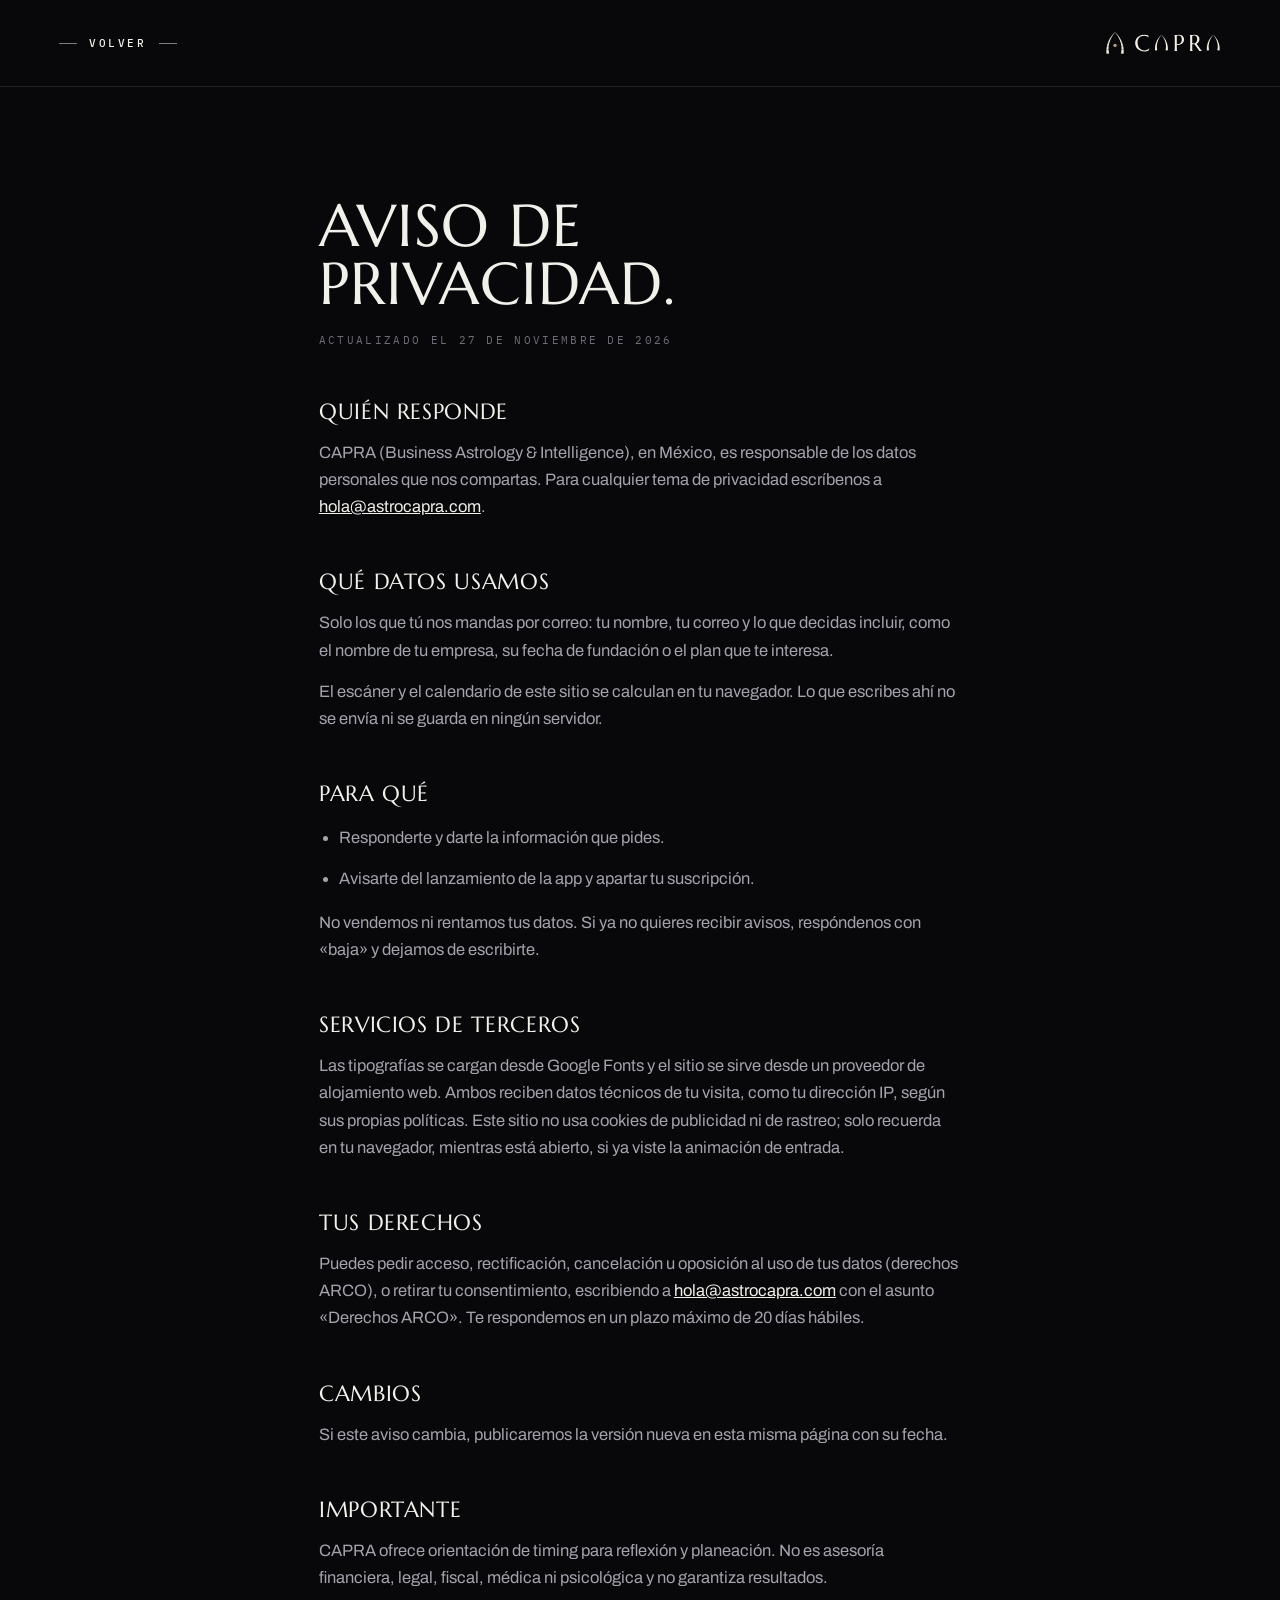
<file: privacidad/index.html>
<!doctype html>
<html lang="es">
<head>
<meta charset="utf-8">
<meta name="viewport" content="width=device-width, initial-scale=1, viewport-fit=cover">
<title>CAPRA · Aviso de privacidad</title>
<meta name="description" content="Aviso de privacidad de CAPRA: qué datos usamos cuando nos escribes y cómo ejercer tus derechos.">
<meta name="theme-color" content="#08080A">
<link rel="canonical" href="https://astrocapra.com/privacidad/">
<link rel="icon" href="../favicon.svg" type="image/svg+xml"><link rel="icon" href="../favicon-32.png" sizes="32x32" type="image/png">
<link rel="preconnect" href="https://fonts.googleapis.com"><link rel="preconnect" href="https://fonts.gstatic.com" crossorigin>
<link rel="stylesheet" href="https://fonts.googleapis.com/css2?family=Marcellus&family=Archivo:wght@300..700&family=IBM+Plex+Mono:wght@400;500;600&display=swap">
<link rel="stylesheet" href="../css/site.css">
<style>
  body{background:var(--bg)}
  .mk-top{display:flex;justify-content:space-between;align-items:center;padding:24px var(--pad);border-bottom:1px solid var(--hair)}
  .mk-top img{height:26px;width:auto}
  .doc{max-width:760px;margin:0 auto;padding:clamp(60px,9vw,110px) var(--pad) 120px}
  .doc .h2{font-size:clamp(34px,4.6vw,60px)}
  .doc .upd{margin-top:20px;font-size:10.5px;letter-spacing:.22em;text-transform:uppercase;color:var(--t3)}
  .doc h3{margin-top:48px;font:400 22px var(--fd);text-transform:uppercase;letter-spacing:.03em}
  .doc p,.doc li{margin-top:14px;color:var(--t2);font-size:16.5px;line-height:1.65}
  .doc ul{padding-left:20px}
  .doc a{color:var(--t1)}
</style>
</head>
<body>
<header class="mk-top"><a class="lnk" href="../"><i></i>Volver<i></i></a><a href="../" aria-label="CAPRA, inicio"><img src="../img/r1-firma.svg" alt="CAPRA" width="122" height="26"></a></header>
<main class="doc">
  <h1 class="h2">Aviso de<br>privacidad.</h1>
  <p class="upd mono">Actualizado el 27 de noviembre de 2026</p>

  <h3>Quién responde</h3>
  <p>CAPRA (Business Astrology &amp; Intelligence), en México, es responsable de los datos personales que nos compartas. Para cualquier tema de privacidad escríbenos a <a href="mailto:hola@astrocapra.com">hola@astrocapra.com</a>.</p>

  <h3>Qué datos usamos</h3>
  <p>Solo los que tú nos mandas por correo: tu nombre, tu correo y lo que decidas incluir, como el nombre de tu empresa, su fecha de fundación o el plan que te interesa.</p>
  <p>El escáner y el calendario de este sitio se calculan en tu navegador. Lo que escribes ahí no se envía ni se guarda en ningún servidor.</p>

  <h3>Para qué</h3>
  <ul>
    <li>Responderte y darte la información que pides.</li>
    <li>Avisarte del lanzamiento de la app y apartar tu suscripción.</li>
  </ul>
  <p>No vendemos ni rentamos tus datos. Si ya no quieres recibir avisos, respóndenos con «baja» y dejamos de escribirte.</p>

  <h3>Servicios de terceros</h3>
  <p>Las tipografías se cargan desde Google Fonts y el sitio se sirve desde un proveedor de alojamiento web. Ambos reciben datos técnicos de tu visita, como tu dirección IP, según sus propias políticas. Este sitio no usa cookies de publicidad ni de rastreo; solo recuerda en tu navegador, mientras está abierto, si ya viste la animación de entrada.</p>

  <h3>Tus derechos</h3>
  <p>Puedes pedir acceso, rectificación, cancelación u oposición al uso de tus datos (derechos ARCO), o retirar tu consentimiento, escribiendo a <a href="mailto:hola@astrocapra.com?subject=Derechos%20ARCO">hola@astrocapra.com</a> con el asunto «Derechos ARCO». Te respondemos en un plazo máximo de 20 días hábiles.</p>

  <h3>Cambios</h3>
  <p>Si este aviso cambia, publicaremos la versión nueva en esta misma página con su fecha.</p>

  <h3>Importante</h3>
  <p>CAPRA ofrece orientación de timing para reflexión y planeación. No es asesoría financiera, legal, fiscal, médica ni psicológica y no garantiza resultados.</p>
</main>
</body>
</html>
</file>
<file: css/site.css>
/* ============================================================
   CAPRA · v7 «La hora exacta» — observatorio privado
   Negro + luz blanca + un acento cálido (el sol del logo). Texto de un solo color.
   Marcellus (títulos, como el logotipo) · Geist (texto) · Geist Mono (datos)
   ============================================================ */
:root{
  --bg:#08080A; --bg2:#0E0E12; --bg3:#15151B;
  --t1:#F2F0EA; --t2:#A3A3AD; --t3:#6E6E78;
  --acc:#D9C08A; --acc2:#B6A17A;
  --hair:rgba(242,240,234,.10); --hair2:rgba(242,240,234,.18);
  --fd:"Marcellus",Georgia,serif; --fu:"Archivo",system-ui,-apple-system,"Segoe UI",sans-serif; --fm:"IBM Plex Mono",ui-monospace,Consolas,monospace;
  --gl:"Segoe UI Symbol","Apple Symbols","Noto Sans Symbols 2","Noto Sans Symbols",sans-serif;
  --pad:clamp(18px,4.6vw,72px); --ease:cubic-bezier(.16,.84,.24,1); --slow:cubic-bezier(.65,0,.15,1);
}
*{box-sizing:border-box}
html{background:var(--bg);scroll-padding-top:70px;-webkit-text-size-adjust:100%}
body{margin:0;background:var(--bg);color:var(--t1);font:16.5px/1.6 var(--fu);font-weight:400;-webkit-font-smoothing:antialiased;overflow-x:hidden}
img,svg{display:block;max-width:100%} a{color:inherit} h1,h2,h3,p{margin:0}
.mono{font-family:var(--fm);font-variant-numeric:tabular-nums}
.center{text-align:center}
.wrap{width:100%;max-width:1280px;margin:0 auto;padding-inline:var(--pad)}
:focus-visible{outline:1px solid var(--acc);outline-offset:4px}
::selection{background:var(--acc);color:var(--bg)}

#gl{position:fixed;inset:0;width:100%;height:100%;z-index:0;opacity:var(--glo,1);transition:opacity .6s linear}
.grain{position:fixed;inset:-50%;z-index:1;pointer-events:none;opacity:.05;background-image:url("data:image/svg+xml,%3Csvg xmlns='http://www.w3.org/2000/svg' width='200' height='200'%3E%3Cfilter id='n'%3E%3CfeTurbulence type='fractalNoise' baseFrequency='.85' numOctaves='3' stitchTiles='stitch'/%3E%3C/filter%3E%3Crect width='200' height='200' filter='url(%23n)'/%3E%3C/svg%3E");animation:grain 1.2s steps(6) infinite}
@keyframes grain{0%{transform:translate(0,0)}20%{transform:translate(-3%,2%)}40%{transform:translate(2%,-3%)}60%{transform:translate(-2%,-2%)}80%{transform:translate(3%,3%)}}
.lightcursor{position:fixed;z-index:1;pointer-events:none;width:560px;height:560px;left:0;top:0;margin:-280px 0 0 -280px;border-radius:50%;background:radial-gradient(circle,rgba(242,240,234,.055),transparent 62%);transform:translate(var(--cx,-999px),var(--cy,-999px));transition:transform .25s linear}
main,footer{position:relative;z-index:2}

/* intro */
.intro{position:fixed;inset:0;z-index:100;display:grid;place-items:center;background:var(--bg);pointer-events:none;transition:opacity 1.1s var(--slow) 0s}
.intro-arch{position:relative;width:min(22vh,150px);aspect-ratio:1;color:var(--t1);transform-origin:50% 58%;transition:transform 1.6s var(--slow)}
.intro-arch svg{width:100%;height:100%;clip-path:inset(100% 0 0 0);animation:rise 1.5s var(--slow) .25s forwards}
.intro-sun{position:absolute;left:50%;top:60%;width:22%;aspect-ratio:1;margin:-11% 0 0 -11%;border-radius:50%;background:radial-gradient(circle,rgba(255,240,205,.95),rgba(217,192,138,.35) 40%,transparent 70%);opacity:0;transform:scale(.2);animation:sun 1s var(--ease) 1.45s forwards}
@keyframes rise{to{clip-path:inset(0 0 0 0)}}
@keyframes sun{to{opacity:1;transform:scale(1.4)}}
.intro-word{position:absolute;bottom:13vh;left:0;right:0;text-align:center;font-size:11px;letter-spacing:.42em;text-transform:uppercase;color:var(--t2);opacity:0;animation:fadein 1s ease 1.2s forwards}
@keyframes fadein{to{opacity:1}}
.intro.go .intro-arch{transform:scale(22)}
.intro.go{opacity:0}
.intro.skip{display:none}

/* tipografía */
.kick{display:flex;align-items:center;gap:12px;font-size:11px;letter-spacing:.34em;text-transform:uppercase;color:var(--t2);margin-bottom:26px}
.kick::before{content:"";width:22px;height:1px;background:var(--acc)}
.kick.center{justify-content:center}
.h1{font:400 clamp(52px,9.4vw,152px)/.92 var(--fd);letter-spacing:.015em;text-transform:uppercase}
.h1 .ln{display:block;overflow:hidden;padding-bottom:.04em}
.h1 .ln>span{display:inline-block;transform:translateY(110%);transition:transform 1.4s var(--slow)}
.ready .h1 .ln>span{transform:none}
.ready .h1 .ln:nth-child(2)>span{transition-delay:.12s}.ready .h1 .ln:nth-child(3)>span{transition-delay:.24s}
.sun-dot{display:inline-block;width:.16em;height:.16em;border-radius:50%;background:var(--acc);margin-left:.08em;vertical-align:.08em;box-shadow:0 0 .4em rgba(217,192,138,.7)}
.h2{font:400 clamp(38px,5.4vw,84px)/.98 var(--fd);letter-spacing:.015em;text-transform:uppercase}
.lead{font-size:clamp(17px,1.45vw,21px);color:var(--t2);max-width:28em;margin-top:28px;font-weight:300;letter-spacing:-.005em}
.lead b{color:var(--t1);font-weight:500}
.lead.sm{font-size:17px;margin-top:22px}
.sub{font-size:11px;letter-spacing:.22em;text-transform:uppercase;color:var(--t3);margin-top:24px}
.note{font-size:12.5px;color:var(--t3);margin-top:10px}

/* botones */
.btn{--b:var(--t1);display:inline-flex;align-items:stretch;height:52px;padding:0;border:1px solid var(--hair2);background:rgba(8,8,10,.4);color:var(--t1);text-decoration:none;cursor:pointer;font:inherit;-webkit-backdrop-filter:blur(8px);backdrop-filter:blur(8px)}
.btn-l{position:relative;display:flex;align-items:center;padding:0 22px;font:500 11px var(--fm);letter-spacing:.26em;text-transform:uppercase;overflow:hidden;z-index:0;transition:color .5s var(--ease)}
.btn-l::before{content:"";position:absolute;inset:0;background:var(--t1);transform:scaleX(0);transform-origin:right;transition:transform .6s var(--ease);z-index:-1}
.btn-b{width:52px;display:grid;place-items:center;background:var(--t1);color:var(--bg);border-left:1px solid var(--hair2);overflow:hidden}
.btn-b svg{width:18px;height:18px}
.btn:hover .btn-l,.btn:focus-visible .btn-l{color:var(--bg)}
.btn:hover .btn-l::before,.btn:focus-visible .btn-l::before{transform:scaleX(1);transform-origin:left}
.btn:hover .btn-b{background:var(--acc)}
.btn:hover .btn-b svg{animation:arr .7s var(--ease)}
@keyframes arr{45%{transform:translateX(170%)}46%{transform:translateX(-170%)}}
.btn-s{height:40px}.btn-s .btn-l{padding:0 14px;font-size:10px}.btn-s .btn-b{width:40px}.btn-s .btn-b svg{width:15px;height:15px}
.lnk{display:inline-flex;align-items:center;gap:12px;font:500 11px var(--fm);letter-spacing:.24em;text-transform:uppercase;text-decoration:none;padding:12px 0;color:var(--t1)}
.lnk i{display:block;width:18px;height:1px;background:currentColor;opacity:.5;transition:width .5s var(--ease),opacity .3s}
.lnk:hover i{width:38px;opacity:1}
.ctas{display:flex;flex-wrap:wrap;align-items:center;gap:16px 30px;margin-top:44px}

/* navegación */
.nav{position:fixed;top:0;left:0;right:0;z-index:50;display:flex;align-items:center;gap:30px;height:72px;padding:0 var(--pad);border-bottom:1px solid transparent;transition:background .5s,border-color .5s,transform .6s var(--ease)}
.nav.solid{background:rgba(8,8,10,.72);-webkit-backdrop-filter:blur(16px);backdrop-filter:blur(16px);border-color:var(--hair)}
.brand img{height:26px;width:auto}
.nav-l{display:flex;gap:30px;margin-left:auto}
.nav-l a{font:500 10.5px var(--fm);letter-spacing:.24em;text-transform:uppercase;text-decoration:none;color:var(--t2);transition:color .3s}
.nav-l a:hover{color:var(--t1)}
@media (max-width:1060px){.nav-l{display:none}.nav .btn-s{margin-left:auto}}

/* portada */
.hero{position:relative;min-height:100vh;min-height:100svh;display:flex;align-items:center}
.hero-c{position:relative;z-index:2;width:100%;max-width:1280px;margin:0 auto;padding:120px var(--pad) 140px}
.hero .kick,.hero .lead,.hero .ctas{opacity:0;transform:translateY(16px);transition:opacity 1.2s var(--ease) .5s,transform 1.2s var(--ease) .5s}
.ready .hero .kick,.ready .hero .lead,.ready .hero .ctas{opacity:1;transform:none}
.hud{position:absolute;z-index:2;bottom:34px;font-size:10px;line-height:2;letter-spacing:.18em;text-transform:uppercase;color:var(--t3)}
.hud b{color:var(--t2);font-weight:500}
.hud-l{left:var(--pad)} .hud-r{right:var(--pad);text-align:right;display:flex;flex-direction:column}
.cue{position:absolute;bottom:30px;left:50%;transform:translateX(-50%);display:flex;flex-direction:column;align-items:center;gap:10px;font-size:9.5px;letter-spacing:.34em;text-transform:uppercase;color:var(--t3);text-decoration:none;z-index:2}
.cue span{width:1px;height:44px;background:linear-gradient(var(--t2),transparent);animation:cue 2.6s ease-in-out infinite;transform-origin:top}
@keyframes cue{0%{transform:scaleY(0)}50%{transform:scaleY(1)}100%{transform:scaleY(1);opacity:0}}
@media (max-width:860px){.hero{align-items:flex-end}.hero-c{padding-bottom:120px}.hud-r,.cue{display:none}.hud-l{bottom:26px}}

/* escenas fijas */
.scene{position:relative;height:calc(var(--len,2) * 100vh)}
.stick{position:sticky;top:0;height:100vh;height:100svh;display:flex;align-items:center;overflow:hidden}
.manifesto{font:400 clamp(32px,4.4vw,68px)/1.14 var(--fd);letter-spacing:.01em;max-width:18ch}
.manifesto .w{color:var(--t1);opacity:.14;transition:opacity .5s ease}
.manifesto .w.on{opacity:1}
.layers{display:flex;flex-wrap:wrap;gap:12px 34px;margin-top:46px;font-size:11px;letter-spacing:.24em;text-transform:uppercase;color:var(--t2)}
.layers span{display:flex;align-items:center;gap:10px;opacity:.25;transition:opacity .6s}
.layers span.on{opacity:1}
.layers i{width:6px;height:6px;border-radius:50%;border:1px solid var(--acc)}
.layers span.on i{background:var(--acc)}

/* cuándo: calendario de lunas */
.cal{display:grid;grid-template-columns:minmax(0,.85fr) minmax(0,1.15fr);gap:clamp(36px,6vw,100px);align-items:start}
.frame{position:relative;border:1px solid var(--hair);background:rgba(14,14,18,.72);-webkit-backdrop-filter:blur(8px);backdrop-filter:blur(8px);padding:clamp(18px,2.4vw,30px)}
.frame>i{position:absolute;width:12px;height:12px;border:1px solid var(--t2)}
.frame>i:nth-child(1){top:-1px;left:-1px;border-width:1px 0 0 1px}.frame>i:nth-child(2){top:-1px;right:-1px;border-width:1px 1px 0 0}
.frame>i:nth-child(3){bottom:-1px;left:-1px;border-width:0 0 1px 1px}.frame>i:nth-child(4){bottom:-1px;right:-1px;border-width:0 1px 1px 0}
.acts{display:flex;flex-wrap:wrap;gap:6px 24px;margin:38px 0 30px;border-bottom:1px solid var(--hair)}
.acts button{background:none;border:0;padding:10px 0 12px;font:400 17px var(--fu);color:var(--t3);cursor:pointer;position:relative;transition:color .3s}
.acts button::after{content:"";position:absolute;left:0;right:0;bottom:-1px;height:1px;background:var(--acc);transform:scaleX(0);transition:transform .5s var(--ease)}
.acts button[aria-selected="true"]{color:var(--t1)} .acts button[aria-selected="true"]::after{transform:none}
.acts button:hover{color:var(--t1)}
.dayc{display:grid;grid-template-columns:auto 1fr;gap:6px 22px;align-items:center;padding:24px 0;border-bottom:1px solid var(--hair)}
.dayc .mo{grid-row:span 3;width:86px;height:86px}
.dayc .d{font:400 clamp(30px,3vw,42px)/1 var(--fd);text-transform:uppercase;letter-spacing:.02em}
.dayc .h{font:500 13px var(--fm);color:var(--acc);letter-spacing:.04em}
.dayc .r{color:var(--t2);font-size:15.5px}
.dayc .lnk{grid-column:1/-1;margin-top:6px}
.cal-h{display:grid;grid-template-columns:repeat(7,1fr);font-size:11px;letter-spacing:.14em;color:var(--t3);text-align:center;padding-bottom:12px;border-bottom:1px solid var(--hair)}
.cal-g{display:grid;grid-template-columns:repeat(7,1fr)}
.day{position:relative;aspect-ratio:1;border:0;border-right:1px solid var(--hair);border-bottom:1px solid var(--hair);background:none;color:var(--t2);cursor:pointer;display:grid;place-items:center;padding:0;font:inherit;transition:background .3s}
.day:nth-child(7n){border-right:0}
.day:hover{background:rgba(242,240,234,.03)}
.day b{position:absolute;top:8px;left:10px;font:500 11px var(--fm);color:var(--t3)}
.day svg{width:46%;height:46%;overflow:visible}
.day .rim{fill:none;stroke:rgba(242,240,234,.22);stroke-width:1}
.day .lit{fill:#F2F0EA;opacity:0;transition:opacity .7s var(--ease) calc(var(--i) * 22ms),d .7s var(--ease)}
.day.on .lit{opacity:var(--o,.85)}
.day.top .rim{stroke:var(--acc);stroke-width:1.4}
.day.top .lit{fill:var(--acc)}
.day.top::after{content:"";position:absolute;inset:18%;border-radius:50%;box-shadow:0 0 26px rgba(217,192,138,.35);pointer-events:none}
.day.veto .lit{opacity:0!important}
.day.veto svg::after{content:""}
.day.veto .x{stroke:rgba(242,240,234,.35);stroke-width:1}
.day.sel{background:rgba(242,240,234,.05);box-shadow:inset 0 0 0 1px var(--t2)}
.day.today b{color:var(--t1)} .day.today b::after{content:"";display:inline-block;width:4px;height:4px;border-radius:50%;background:var(--acc);margin-left:5px;vertical-align:2px}
.day.pad{cursor:default;pointer-events:none}
.cal-k{display:flex;flex-wrap:wrap;gap:8px 22px;margin-top:16px;font-size:11px;color:var(--t3);letter-spacing:.06em}
.cal-k span{display:flex;align-items:center;gap:8px}
.cal-k i{width:10px;height:10px;border-radius:50%}
.cal-k .k1{border:1px solid var(--acc);background:var(--acc)} .cal-k .k2{border:1px solid rgba(242,240,234,.4);background:linear-gradient(90deg,transparent 50%,#F2F0EA 50%)} .cal-k .k3{border:1px solid rgba(242,240,234,.3);background:linear-gradient(135deg,transparent 46%,rgba(242,240,234,.5) 46% 54%,transparent 54%)}
@media (max-width:900px){.cal{grid-template-columns:1fr}.day b{top:4px;left:5px;font-size:9.5px}}

/* cielo */
.sky{display:grid;grid-template-columns:minmax(0,1fr) minmax(0,.8fr);gap:40px;align-items:center}
.live-l{display:flex;align-items:center;gap:10px;font-size:11px;letter-spacing:.2em;text-transform:uppercase;color:var(--t2);margin-bottom:24px}
.live{width:6px;height:6px;border-radius:50%;background:var(--acc);box-shadow:0 0 0 0 rgba(217,192,138,.6);animation:live 2.2s infinite}
.kick .live+*{display:none}
@keyframes live{70%{box-shadow:0 0 0 8px rgba(217,192,138,0)}100%{box-shadow:0 0 0 0 rgba(217,192,138,0)}}
.console{list-style:none;margin:0;padding:18px 20px;border:1px solid var(--hair);background:rgba(8,8,10,.6);-webkit-backdrop-filter:blur(8px);backdrop-filter:blur(8px);font-size:12.5px;justify-self:end;width:100%;max-width:420px}
.console li{display:grid;grid-template-columns:22px 1fr auto;gap:10px;padding:7px 0;border-bottom:1px solid var(--hair);color:var(--t2)}
.console li:last-child{border:0}
.console .g{font-family:var(--gl);color:var(--t1)}
.console b{color:var(--t1);font-weight:500}
.console .rx{color:var(--acc);font-size:10px;margin-left:6px;letter-spacing:.1em}
@media (max-width:900px){.sky{grid-template-columns:1fr}.console{justify-self:start;max-width:none}}

/* paneles */
.panel{position:relative;padding-block:clamp(110px,14vw,190px)}
.scan{display:grid;grid-template-columns:minmax(0,.85fr) minmax(0,1.15fr);gap:clamp(30px,6vw,90px);align-items:start}
.sform{display:flex;flex-direction:column;gap:12px;margin-top:40px;max-width:420px}
.sform input,.sform select{height:50px;padding:0 14px;background:rgba(14,14,18,.85);border:1px solid var(--hair2);color:var(--t1);font:400 16px var(--fu);border-radius:0;appearance:none;-webkit-appearance:none;color-scheme:dark}
.sform select{background:rgba(14,14,18,.85) url("data:image/svg+xml,%3Csvg xmlns='http://www.w3.org/2000/svg' viewBox='0 0 12 8'%3E%3Cpath d='M1 1l5 5 5-5' fill='none' stroke='%23A3A3AD' stroke-width='1.3'/%3E%3C/svg%3E") no-repeat right 14px center/11px}
.sform input:focus,.sform select:focus{border-color:var(--t2);outline:none}
.sform input::placeholder{color:var(--t3)}
.flabel{font-size:10px;letter-spacing:.24em;text-transform:uppercase;color:var(--t3);margin-top:6px}
.sform .btn{align-self:flex-start;margin-top:6px}
.term{min-height:420px}
.term-h{display:flex;justify-content:space-between;font-size:10.5px;letter-spacing:.2em;text-transform:uppercase;color:var(--t3);padding-bottom:12px;border-bottom:1px solid var(--hair)}
.term-h #termState.run{color:var(--acc)}
.term-b{padding-top:16px;font-size:13px;line-height:2;min-height:150px}
.term-b p{display:flex;justify-content:space-between;gap:16px;color:var(--t2);opacity:0;transform:translateY(4px);animation:tline .4s var(--ease) forwards}
.term-b p.dim{opacity:1;animation:none;color:var(--t3)}
.term-b p span:last-child{color:var(--t1)}
.term-b p.ok span:last-child{color:var(--acc)}
@keyframes tline{to{opacity:1;transform:none}}
.result{margin-top:18px;padding-top:18px;border-top:1px solid var(--hair);display:grid;grid-template-columns:auto 1fr;gap:18px 26px;align-items:center;animation:tline .6s var(--ease) forwards}
.dial{position:relative;width:120px;aspect-ratio:1}
.dial svg{width:100%;height:100%;transform:rotate(-90deg)}
.dial b{position:absolute;inset:0;display:grid;place-items:center;font:400 40px var(--fd)}
.dial small{position:absolute;left:0;right:0;bottom:22px;text-align:center;font:500 9px var(--fm);letter-spacing:.2em;color:var(--t3)}
.ar{display:grid;grid-template-columns:repeat(3,1fr);gap:10px 16px}
.ar div{font:500 10px var(--fm);letter-spacing:.14em;text-transform:uppercase;color:var(--t2)}
.ar div i{display:block;height:2px;background:var(--hair);margin-top:6px;position:relative}
.ar div i::after{content:"";position:absolute;inset:0 auto 0 0;width:var(--v);background:var(--t1);transition:width 1s var(--ease)}
.ar div.hi i::after{background:var(--acc)}
.best{grid-column:1/-1;display:grid;grid-template-columns:repeat(3,1fr);gap:10px}
.best div{border:1px solid var(--hair);padding:12px 14px}
.best b{display:block;font:400 19px var(--fd);text-transform:uppercase}
.best small{display:block;font:500 10.5px var(--fm);letter-spacing:.1em;color:var(--acc);margin:3px 0}
.best p{font-size:13px;color:var(--t2);line-height:1.4}
.result .lnk{grid-column:1/-1}
@media (max-width:900px){.scan{grid-template-columns:1fr}.best{grid-template-columns:1fr}}
@media (max-width:480px){.result{grid-template-columns:1fr}.ar{grid-template-columns:repeat(2,1fr)}}

/* app */
.appx{display:grid;grid-template-columns:minmax(0,1fr) auto;gap:clamp(40px,7vw,120px);align-items:center}
.feats{list-style:none;margin:40px 0 44px;padding:0;border-top:1px solid var(--hair)}
.feats li{display:grid;grid-template-columns:34px 140px 1fr;gap:14px;align-items:center;padding:16px 0;border-bottom:1px solid var(--hair)}
.feats svg{width:22px;height:22px;color:var(--t1)}
.feats b{font:400 19px var(--fd);text-transform:uppercase;letter-spacing:.03em}
.feats span{color:var(--t2);font-size:15px}
.phone{width:316px;height:650px;border-radius:52px;padding:10px;background:#050506;box-shadow:0 0 0 1px var(--hair2),0 60px 120px rgba(0,0,0,.6),0 0 80px rgba(217,192,138,.06);position:relative;transform:perspective(1400px) rotateY(var(--ry,-8deg)) rotateX(var(--rx,4deg));transition:transform .8s var(--ease)}
.phone-in{width:100%;height:100%;border-radius:43px;overflow:hidden;position:relative;background:var(--bg)}
.phone-in>span{position:absolute;inset:0;display:grid;place-items:center;font-size:10px;letter-spacing:.24em;text-transform:uppercase;color:var(--t3)}
.phone iframe{position:absolute;top:0;left:0;width:390px;height:800px;border:0;transform:scale(.7591);transform-origin:0 0}
@media (max-width:900px){.appx{grid-template-columns:1fr}.phone{display:none}.feats li{grid-template-columns:30px 1fr}.feats li span{grid-column:2}}

/* maiven */
.mai{display:grid;grid-template-columns:minmax(0,1fr) minmax(0,1fr);gap:clamp(30px,6vw,90px);align-items:center}
.grp{margin:34px 0 10px;font-size:11px;letter-spacing:.2em;text-transform:uppercase;color:var(--t3)}
.mai .lnk{margin-top:18px}
.areas{display:grid;grid-template-columns:repeat(3,1fr);gap:0;margin-top:0;border-top:1px solid var(--hair);border-left:1px solid var(--hair)}
.areas div{display:flex;align-items:center;gap:10px;padding:14px;border-right:1px solid var(--hair);border-bottom:1px solid var(--hair);font-size:13.5px;color:var(--t2);transition:color .3s,background .3s}
.areas div:hover{color:var(--t1);background:rgba(242,240,234,.03)}
.areas svg{width:18px;height:18px;color:var(--t1);flex:none}
.areas.deep svg{color:var(--acc)}
.chat{display:flex;flex-direction:column;gap:12px}
.msg{max-width:88%;padding:14px 16px;font-size:15px;line-height:1.5;opacity:0;transform:translateY(14px);transition:opacity .8s var(--ease),transform .8s var(--ease)}
.msg.on{opacity:1;transform:none}
.msg.me{align-self:flex-end;background:var(--t1);color:var(--bg)}
.msg.ai{align-self:flex-start;border:1px solid var(--hair2);background:rgba(14,14,18,.85)}
.msg.ai small{display:flex;align-items:center;gap:8px;font:500 9.5px var(--fm);letter-spacing:.26em;text-transform:uppercase;color:var(--t2);margin-bottom:8px}
.msg.ai small::before{content:"";width:6px;height:6px;border-radius:50%;background:var(--acc)}
.msg ul{margin:10px 0 0;padding:0;list-style:none;display:flex;flex-direction:column;gap:8px}
.msg li{display:grid;grid-template-columns:72px 1fr;gap:10px;font-size:14px;padding-top:8px;border-top:1px solid var(--hair)}
.msg li b{font:500 10px var(--fm);letter-spacing:.18em;text-transform:uppercase;color:var(--t3);padding-top:3px}
.msg li em{display:block;font-style:normal;font:500 10px var(--fm);letter-spacing:.12em;color:var(--t3);margin-top:2px}
.msg .why{display:block;margin-top:8px;font:500 10px var(--fm);letter-spacing:.1em;color:var(--t3)}
.msg .d{color:var(--acc)}
@media (max-width:900px){.mai{grid-template-columns:1fr}}
@media (max-width:480px){.areas{grid-template-columns:repeat(2,1fr)}}

/* society */
.tiers{display:grid;grid-template-columns:repeat(3,minmax(0,1fr));gap:0;margin-top:clamp(50px,7vw,80px);border:1px solid var(--hair)}
.tier{padding:clamp(26px,3vw,40px);display:flex;flex-direction:column;gap:16px;border-right:1px solid var(--hair);background:rgba(8,8,10,.55);-webkit-backdrop-filter:blur(6px);backdrop-filter:blur(6px);position:relative}
.tier:last-child{border-right:0}
.tier.hot{background:rgba(242,240,234,.035)}
.tier.hot::before{content:"";position:absolute;left:0;right:0;top:-1px;height:1px;background:var(--acc)}
.tier h3{font:400 26px var(--fd);text-transform:uppercase;letter-spacing:.04em}
.tier .pd{color:var(--t2);font-size:14.5px}
.tier .pr{font:400 64px/.9 var(--fd)}
.tier .pr small{font:500 11px var(--fm);letter-spacing:.2em;color:var(--t3);margin-left:8px}
.tier ul{list-style:none;margin:0;padding:0;border-top:1px solid var(--hair);flex:1}
.tier li{padding:10px 0;border-bottom:1px solid var(--hair);font-size:14.5px;color:var(--t2)}
.tier .btn{align-self:flex-start}
@media (max-width:900px){.tiers{grid-template-columns:1fr}.tier{border-right:0;border-bottom:1px solid var(--hair)}}

/* preguntas */
.faq{display:grid;grid-template-columns:minmax(0,.85fr) minmax(0,1.15fr);gap:clamp(40px,5vw,80px)}
.faq .h2{font-size:clamp(38px,4.6vw,72px)}
.qa{border-top:1px solid var(--hair)}
.qa details{border-bottom:1px solid var(--hair)}
.qa summary{list-style:none;cursor:pointer;display:flex;justify-content:space-between;gap:20px;padding:22px 0;font:400 clamp(18px,1.7vw,22px) var(--fd);letter-spacing:.02em}
.qa summary::-webkit-details-marker{display:none}
.qa summary::after{content:"+";font-family:var(--fm);color:var(--t2);transition:transform .4s var(--ease)}
.qa details[open] summary::after{transform:rotate(45deg)}
.qa p{padding:0 40px 22px 0;color:var(--t2)}
@media (max-width:900px){.faq{grid-template-columns:1fr}}

/* pie */
.foot{min-height:100vh;display:flex;flex-direction:column;align-items:center;justify-content:flex-end;text-align:center;padding:160px var(--pad) 40px;position:relative;z-index:2}
.foot-logo{width:min(420px,70vw);height:auto}
.foot-phil{margin-top:34px;font:500 11px var(--fm);letter-spacing:.5em;text-transform:uppercase;color:var(--t2)}
.foot-slogan{margin-top:18px;font:400 clamp(26px,3vw,40px) var(--fd);letter-spacing:.02em}
.foot-row{display:flex;gap:28px;margin-top:70px;padding-top:22px;border-top:1px solid var(--hair);width:100%;max-width:1280px;justify-content:center;font-size:10.5px;letter-spacing:.24em;text-transform:uppercase}
.foot-row a{text-decoration:none;color:var(--t2)} .foot-row a:hover{color:var(--t1)}
.legal{max-width:760px;margin-top:22px;font-size:12px;color:var(--t3);line-height:1.6}

/* aparición */
.rv{opacity:0;transform:translateY(30px);transition:opacity 1.2s var(--ease),transform 1.2s var(--ease)}
.rv.in{opacity:1;transform:none}

@media (prefers-reduced-motion:reduce){
  *,*::before,*::after{animation-duration:.01ms!important;animation-iteration-count:1!important;transition-duration:.01ms!important}
  .intro{display:none}.rv{opacity:1;transform:none}.grain{display:none}
}

/* ============ producción: lanzamiento, suscripción por correo, capturas de la app ============ */
.soon{font-size:10.5px;letter-spacing:.22em;text-transform:uppercase;color:var(--t3)} .soon b{color:var(--acc);font-weight:500}
.appx .ctas{margin-top:0}
.phone-w{margin:0;display:flex;flex-direction:column;align-items:center;gap:26px}
.phone-in img{position:absolute;inset:0;width:100%;height:100%;object-fit:cover;object-position:top;opacity:0;transform:scale(1.03);transition:opacity .9s var(--ease),transform 1.6s var(--ease)}
.phone-in img.on{opacity:1;transform:none}
.ph-tabs{display:flex;gap:22px;border-bottom:1px solid var(--hair)}
.ph-tabs button{background:none;border:0;padding:8px 0 10px;font:400 15px var(--fu);color:var(--t3);cursor:pointer;position:relative;transition:color .3s}
.ph-tabs button::after{content:"";position:absolute;left:0;right:0;bottom:-1px;height:1px;background:var(--acc);transform:scaleX(0);transition:transform .5s var(--ease)}
.ph-tabs button[aria-selected="true"]{color:var(--t1)} .ph-tabs button[aria-selected="true"]::after{transform:none}
.ph-tabs button:hover{color:var(--t1)}
@media (max-width:900px){.phone-w{margin-top:10px}.phone{display:block;width:min(290px,76vw);height:auto;aspect-ratio:316/650;border-radius:44px;transform:none}.phone-in{border-radius:36px}}
.launch-g{display:grid;grid-template-columns:minmax(0,1.05fr) minmax(0,.95fr);gap:clamp(40px,6vw,90px);align-items:end}
.lmoon{width:14px;height:14px;flex:none} .lmoon circle{fill:none;stroke:var(--acc);stroke-width:1.4} .lmoon path{fill:var(--acc)}
.count{display:grid;grid-template-columns:minmax(0,1.5fr) repeat(3,minmax(0,1fr));border:1px solid var(--hair);background:rgba(8,8,10,.55);-webkit-backdrop-filter:blur(6px);backdrop-filter:blur(6px)}
.count>div{padding:clamp(18px,2.4vw,30px) clamp(12px,1.6vw,22px);border-right:1px solid var(--hair);display:flex;flex-direction:column;gap:12px}
.count>div:nth-child(4){border-right:0}
.count b{font:400 clamp(34px,4.1vw,62px)/.9 var(--fd);letter-spacing:.01em;white-space:nowrap}
.count>div:first-child b{color:var(--acc)}
.count span{font-size:10px;letter-spacing:.24em;text-transform:uppercase;color:var(--t3)}
.count-f{grid-column:1/-1;margin:0;padding:13px clamp(12px,1.6vw,22px);border-top:1px solid var(--hair);font-size:10px;letter-spacing:.2em;text-transform:uppercase;color:var(--t2)}
.launch-c{margin-top:60px}
.copy{background:none;border:0;cursor:pointer;color:var(--t2);font:400 15px var(--fu);letter-spacing:.01em;text-transform:none}
.copy:hover{color:var(--t1)}
.qa p a{color:var(--t1)}
@media (max-width:900px){.launch-g{grid-template-columns:1fr}}
@media (max-width:480px){.count b{font-size:32px}.count>div{padding:16px 10px}.count-f{font-size:9px;letter-spacing:.14em}}
.mailtoast{position:fixed;left:50%;bottom:22px;transform:translateX(-50%);z-index:80;display:flex;align-items:center;gap:18px;padding:12px 12px 12px 20px;background:rgba(14,14,18,.94);border:1px solid var(--hair2);-webkit-backdrop-filter:blur(14px);backdrop-filter:blur(14px);font-size:14px;color:var(--t2);width:max-content;max-width:calc(100vw - 32px);animation:mtin .5s var(--ease)}
@keyframes mtin{from{opacity:0;margin-bottom:-12px}to{opacity:1;margin-bottom:0}}
.mailtoast[hidden]{display:none}
.mailtoast p{margin:0} .mailtoast b{color:var(--t1);font-weight:500}
.mailtoast .lnk{padding:6px 0;background:none;border:0;cursor:pointer;color:var(--acc)}
.mt-x{background:none;border:0;color:var(--t3);font-size:22px;line-height:1;cursor:pointer;padding:0 6px}
@media (max-width:560px){.mailtoast{flex-wrap:wrap;gap:4px 14px;font-size:13px;bottom:14px}}
@media (max-width:560px){.foot-row{flex-wrap:wrap;gap:12px 22px}}
</file>
